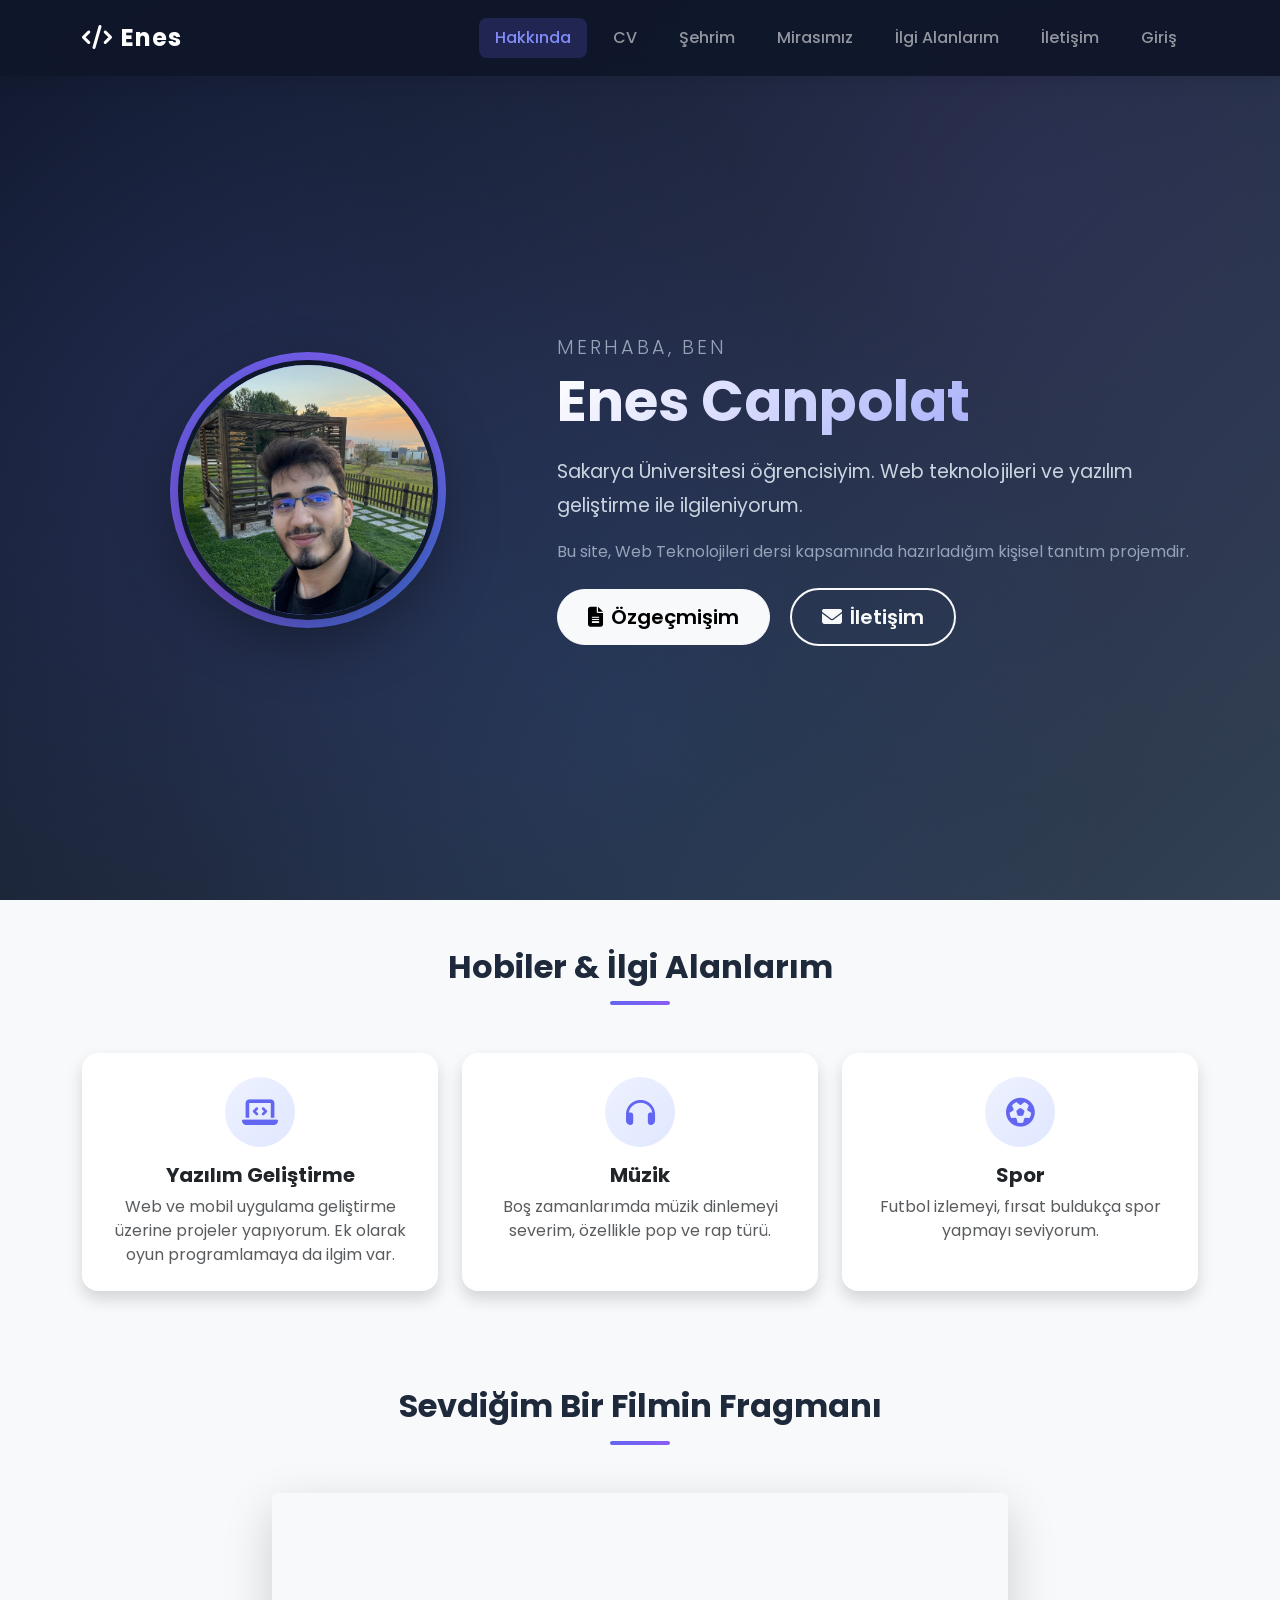
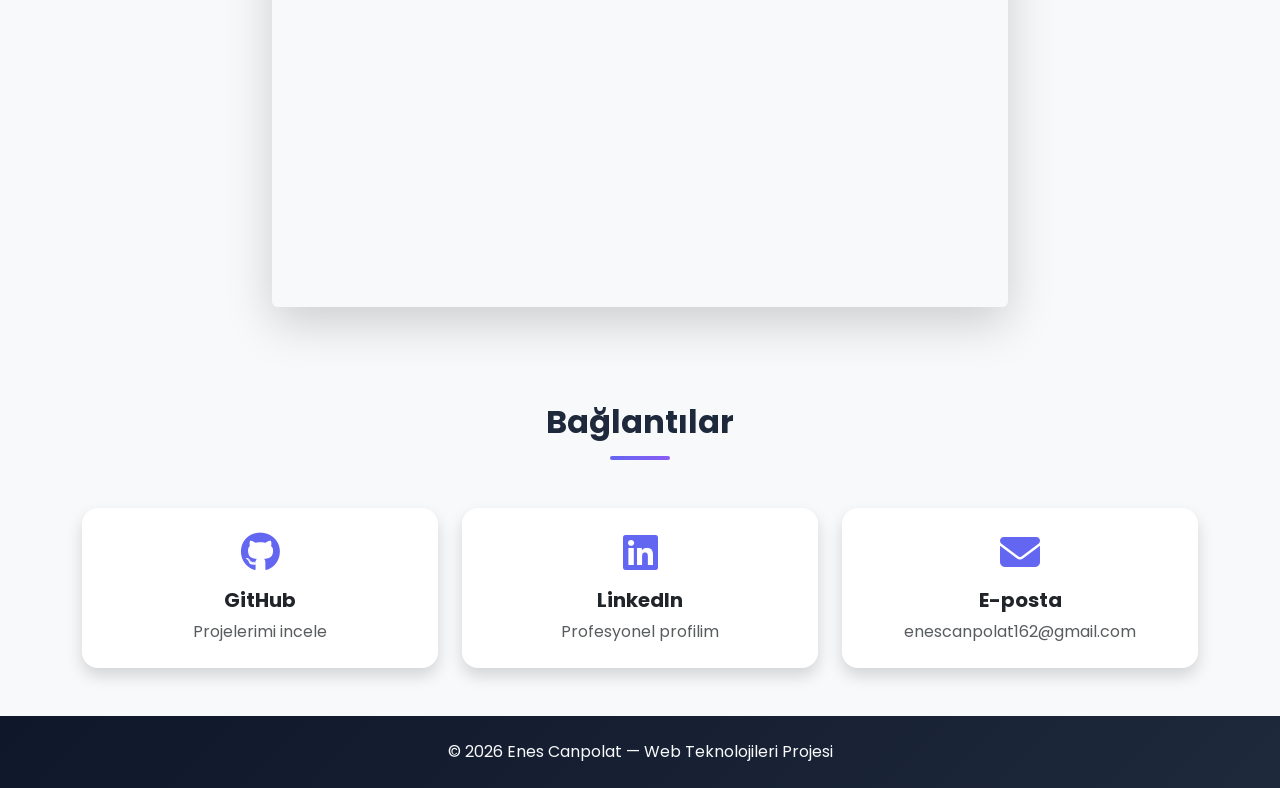
<file: index.html>
<!-- Ana Sayfa (Hakkında) - hero, hobiler, video ve sosyal medya bağlantıları -->
<!DOCTYPE html>
<html lang="tr">
<head>
    <meta charset="UTF-8">
    <meta name="viewport" content="width=device-width, initial-scale=1.0">
    <title>Hakkında - Enes Canpolat</title>
    <link href="https://cdn.jsdelivr.net/npm/bootstrap@5.3.2/dist/css/bootstrap.min.css" rel="stylesheet">
    <link rel="stylesheet" href="https://cdnjs.cloudflare.com/ajax/libs/font-awesome/6.5.1/css/all.min.css">
    <link rel="stylesheet" href="css/style.css">
</head>
<body>
    <!-- Navbar - fixed-top ile üste sabitli, mobilde hamburger menüye dönüyor -->
    <header>
        <nav class="navbar navbar-expand-lg navbar-dark fixed-top">
            <div class="container">
                <a class="navbar-brand fw-bold" href="index.html"><i class="fa-solid fa-code me-2"></i>Enes</a>
                <button class="navbar-toggler" type="button" data-bs-toggle="collapse" data-bs-target="#navMenu">
                    <span class="navbar-toggler-icon"></span>
                </button>
                <div class="collapse navbar-collapse" id="navMenu">
                    <ul class="navbar-nav ms-auto">
                        <li class="nav-item"><a class="nav-link active" href="index.html">Hakkında</a></li>
                        <li class="nav-item"><a class="nav-link" href="pages/cv.html">CV</a></li>
                        <li class="nav-item"><a class="nav-link" href="pages/sehrim.html">Şehrim</a></li>
                        <li class="nav-item"><a class="nav-link" href="pages/mirasimiz.html">Mirasımız</a></li>
                        <li class="nav-item"><a class="nav-link" href="pages/ilgi-alanlarim.html">İlgi Alanlarım</a></li>
                        <li class="nav-item"><a class="nav-link" href="pages/iletisim.html">İletişim</a></li>
                        <li class="nav-item"><a class="nav-link" href="pages/login.html">Giriş</a></li>
                    </ul>
                </div>
            </div>
        </nav>
    </header>

    <!-- Hero - profil fotoğrafı ve tanıtım -->
    <section class="hero-section d-flex align-items-center">
        <div class="container">
            <div class="row align-items-center">
                <div class="col-lg-5 text-center mb-4 mb-lg-0 fade-in">
                    <div class="profil-wrapper">
                        <img src="images/profil.jpg" alt="Enes Profil Fotoğrafı" class="profil-foto rounded-circle img-fluid">
                    </div>
                </div>
                <div class="col-lg-7 text-white fade-in">
                    <p class="hero-greeting">Merhaba, ben</p>
                    <h1 class="hero-name">Enes Canpolat</h1>
                    <p class="hero-desc">Sakarya Üniversitesi öğrencisiyim. Web teknolojileri ve yazılım geliştirme ile ilgileniyorum.</p>
                    <p class="hero-sub">Bu site, Web Teknolojileri dersi kapsamında hazırladığım kişisel tanıtım projemdir.</p>
                    <div class="hero-buttons mt-4">
                        <a href="pages/cv.html" class="btn btn-light btn-lg me-3"><i class="fa-solid fa-file-lines me-2"></i>Özgeçmişim</a>
                        <a href="pages/iletisim.html" class="btn btn-outline-light btn-lg"><i class="fa-solid fa-envelope me-2"></i>İletişim</a>
                    </div>
                </div>
            </div>
        </div>
    </section>

    <main>
        <!-- Hobiler - Bootstrap kartlarıyla 3 sütun -->
        <section class="py-5" id="hobiler">
            <div class="container">
                <div class="section-title text-center mb-5">
                    <h2>Hobiler & İlgi Alanlarım</h2>
                    <div class="title-line"></div>
                </div>
                <div class="row g-4">
                    <div class="col-md-4 fade-in">
                        <div class="card hobby-card h-100 border-0 shadow">
                            <div class="card-body text-center p-4">
                                <div class="hobby-icon mb-3">
                                    <i class="fa-solid fa-laptop-code"></i>
                                </div>
                                <h5 class="card-title fw-bold">Yazılım Geliştirme</h5>
                                <p class="card-text text-muted">Web ve mobil uygulama geliştirme üzerine projeler yapıyorum. Ek olarak oyun programlamaya da ilgim var.</p>
                            </div>
                        </div>
                    </div>
                    <div class="col-md-4 fade-in">
                        <div class="card hobby-card h-100 border-0 shadow">
                            <div class="card-body text-center p-4">
                                <div class="hobby-icon mb-3">
                                    <i class="fa-solid fa-headphones"></i>
                                </div>
                                <h5 class="card-title fw-bold">Müzik</h5>
                                <p class="card-text text-muted">Boş zamanlarımda müzik dinlemeyi severim, özellikle pop ve rap türü.</p>
                            </div>
                        </div>
                    </div>
                    <div class="col-md-4 fade-in">
                        <div class="card hobby-card h-100 border-0 shadow">
                            <div class="card-body text-center p-4">
                                <div class="hobby-icon mb-3">
                                    <i class="fa-solid fa-futbol"></i>
                                </div>
                                <h5 class="card-title fw-bold">Spor</h5>
                                <p class="card-text text-muted">Futbol izlemeyi, fırsat buldukça spor yapmayı seviyorum.</p>
                            </div>
                        </div>
                    </div>
                </div>
            </div>
        </section>

        <!-- YouTube video embed -->
        <section class="py-5 bg-light" id="video">
            <div class="container">
                <div class="section-title text-center mb-5">
                    <h2>Sevdiğim Bir Filmin Fragmanı</h2>
                    <div class="title-line"></div>
                </div>
                <div class="row justify-content-center fade-in">
                    <div class="col-lg-8">
                        <div class="video-wrapper shadow-lg rounded overflow-hidden">
                            <div class="ratio ratio-16x9">
                                <iframe width="560" height="315" src="https://www.youtube.com/embed/thT242tZRSI?si=E_KII9lAIjFQsdn5" title="YouTube video player" 
                                frameborder="0" allow="accelerometer; autoplay; clipboard-write; encrypted-media; gyroscope; picture-in-picture; web-share" 
                                referrerpolicy="strict-origin-when-cross-origin" allowfullscreen></iframe>
                            </div>
                        </div>
                    </div>
                </div>
            </div>
        </section>

        <!-- Sosyal medya bağlantıları -->
        <section class="py-5" id="baglantilar">
            <div class="container">
                <div class="section-title text-center mb-5">
                    <h2>Bağlantılar</h2>
                    <div class="title-line"></div>
                </div>
                <div class="row justify-content-center g-4">
                    <div class="col-md-4 fade-in">
                        <a href="https://github.com/enescanpolat16" target="_blank" class="link-card text-decoration-none">
                            <div class="card border-0 shadow text-center p-4 h-100">
                                <i class="fa-brands fa-github link-icon mb-3"></i>
                                <h5 class="fw-bold text-dark">GitHub</h5>
                                <p class="text-muted mb-0">Projelerimi incele</p>
                            </div>
                        </a>
                    </div>
                    <div class="col-md-4 fade-in">
                        <a href="https://www.linkedin.com/" target="_blank" class="link-card text-decoration-none">
                            <div class="card border-0 shadow text-center p-4 h-100">
                                <i class="fa-brands fa-linkedin link-icon mb-3"></i>
                                <h5 class="fw-bold text-dark">LinkedIn</h5>
                                <p class="text-muted mb-0">Profesyonel profilim</p>
                            </div>
                        </a>
                    </div>
                    <div class="col-md-4 fade-in">
                        <a href="mailto:enescanpolat162@gmail.com" class="link-card text-decoration-none">
                            <div class="card border-0 shadow text-center p-4 h-100">
                                <i class="fa-solid fa-envelope link-icon mb-3"></i>
                                <h5 class="fw-bold text-dark">E-posta</h5>
                                <p class="text-muted mb-0">enescanpolat162@gmail.com</p>
                            </div>
                        </a>
                    </div>
                </div>
            </div>
        </section>
    </main>

    <footer>
        <div class="container text-center py-4">
            <p class="mb-0 text-light">&copy; 2026 Enes Canpolat — Web Teknolojileri Projesi</p>
        </div>
    </footer>

    <script src="https://cdn.jsdelivr.net/npm/bootstrap@5.3.2/dist/js/bootstrap.bundle.min.js"></script>
    <script src="js/main.js"></script>
</body>
</html>
</file>
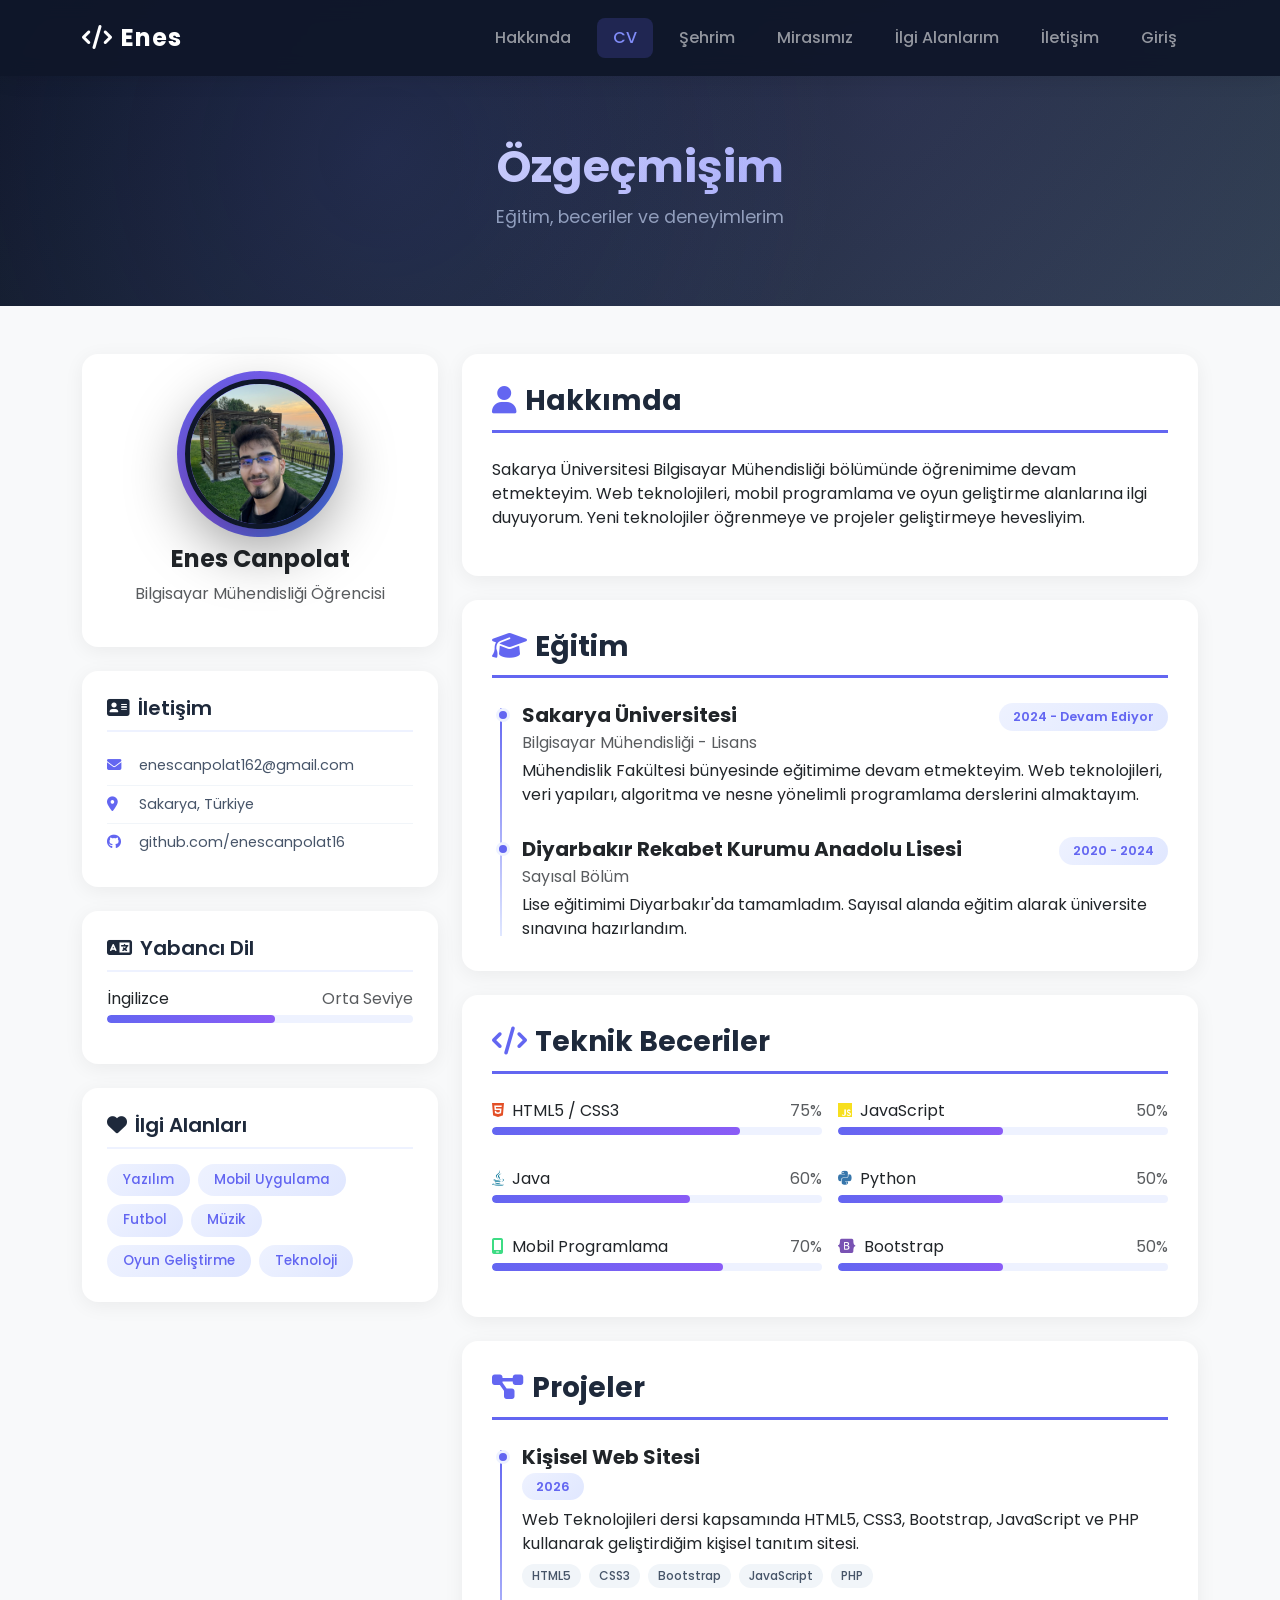
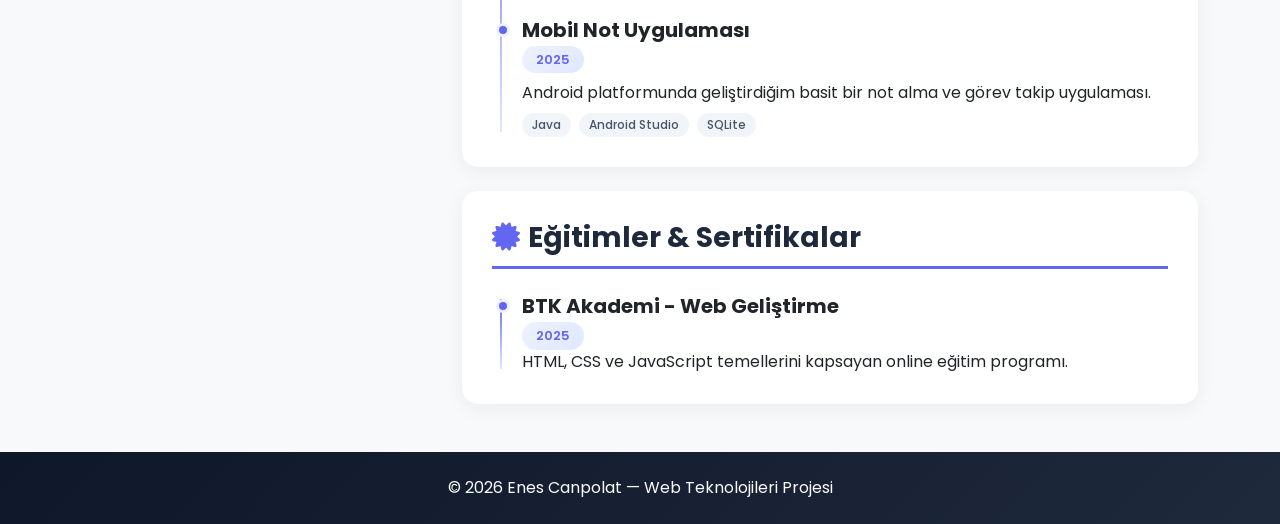
<file: pages/cv.html>
<!-- CV sayfası - semantic HTML etiketleriyle (header, section, article, aside) iki sütunlu düzen -->
<!DOCTYPE html>
<html lang="tr">
<head>
    <meta charset="UTF-8">
    <meta name="viewport" content="width=device-width, initial-scale=1.0">
    <title>Özgeçmiş - Enes Canpolat</title>
    <link href="https://cdn.jsdelivr.net/npm/bootstrap@5.3.2/dist/css/bootstrap.min.css" rel="stylesheet">
    <link rel="stylesheet" href="https://cdnjs.cloudflare.com/ajax/libs/font-awesome/6.5.1/css/all.min.css">
    <link rel="stylesheet" href="../css/style.css">
</head>
<body>
    <header>
        <nav class="navbar navbar-expand-lg navbar-dark fixed-top">
            <div class="container">
                <a class="navbar-brand fw-bold" href="../index.html"><i class="fa-solid fa-code me-2"></i>Enes</a>
                <button class="navbar-toggler" type="button" data-bs-toggle="collapse" data-bs-target="#navMenu">
                    <span class="navbar-toggler-icon"></span>
                </button>
                <div class="collapse navbar-collapse" id="navMenu">
                    <ul class="navbar-nav ms-auto">
                        <li class="nav-item"><a class="nav-link" href="../index.html">Hakkında</a></li>
                        <li class="nav-item"><a class="nav-link active" href="cv.html">CV</a></li>
                        <li class="nav-item"><a class="nav-link" href="sehrim.html">Şehrim</a></li>
                        <li class="nav-item"><a class="nav-link" href="mirasimiz.html">Mirasımız</a></li>
                        <li class="nav-item"><a class="nav-link" href="ilgi-alanlarim.html">İlgi Alanlarım</a></li>
                        <li class="nav-item"><a class="nav-link" href="iletisim.html">İletişim</a></li>
                        <li class="nav-item"><a class="nav-link" href="login.html">Giriş</a></li>
                    </ul>
                </div>
            </div>
        </nav>
    </header>

    <!-- Sayfa Başlığı -->
    <section class="page-header">
        <div class="container text-center">
            <h1 class="page-title">Özgeçmişim</h1>
            <p class="page-subtitle">Eğitim, beceriler ve deneyimlerim</p>
        </div>
    </section>

    <main class="container py-5">
        <div class="row">
            <!-- Sol Kolon - Kişisel Bilgiler -->
            <aside class="col-lg-4 mb-4">
                <div class="cv-sidebar">
                    <!-- Profil -->
                    <section class="cv-card mb-4 text-center fade-in">
                        <div class="profil-wrapper mx-auto mb-3" style="width: fit-content;">
                            <img src="../images/profil.jpg" alt="Enes Canpolat" class="profil-foto rounded-circle" style="width: 150px; height: 150px;">
                        </div>
                        <h4 class="fw-bold">Enes Canpolat</h4>
                        <p class="text-muted">Bilgisayar Mühendisliği Öğrencisi</p>
                    </section>

                    <!-- İletişim Bilgileri -->
                    <section class="cv-card mb-4 fade-in">
                        <h5 class="cv-card-title"><i class="fa-solid fa-address-card me-2"></i>İletişim</h5>
                        <ul class="cv-info-list">
                            <li><i class="fa-solid fa-envelope"></i> enescanpolat162@gmail.com</li>
                            <li><i class="fa-solid fa-location-dot"></i> Sakarya, Türkiye</li>
                            <li><i class="fa-brands fa-github"></i> github.com/enescanpolat16</li>
                        </ul>
                    </section>

                    <!-- Yabancı Dil -->
                    <section class="cv-card mb-4 fade-in">
                        <h5 class="cv-card-title"><i class="fa-solid fa-language me-2"></i>Yabancı Dil</h5>
                        <div class="skill-item mb-3">
                            <div class="d-flex justify-content-between mb-1">
                                <span>İngilizce</span>
                                <span class="text-muted">Orta Seviye</span>
                            </div>
                            <div class="progress" style="height: 8px;">
                                <div class="progress-bar bg-gradient-primary" style="width: 55%"></div>
                            </div>
                        </div>
                    </section>

                    <!-- İlgi Alanları -->
                    <section class="cv-card fade-in">
                        <h5 class="cv-card-title"><i class="fa-solid fa-heart me-2"></i>İlgi Alanları</h5>
                        <div class="cv-tags">
                            <span class="cv-tag">Yazılım</span>
                            <span class="cv-tag">Mobil Uygulama</span>
                            <span class="cv-tag">Futbol</span>
                            <span class="cv-tag">Müzik</span>
                            <span class="cv-tag">Oyun Geliştirme</span>
                            <span class="cv-tag">Teknoloji</span>
                        </div>
                    </section>
                </div>
            </aside>

            <!-- Sağ Kolon - Ana İçerik -->
            <div class="col-lg-8">
                <!-- Hakkımda -->
                <article class="cv-main-card mb-4 fade-in">
                    <h3 class="cv-section-title"><i class="fa-solid fa-user me-2"></i>Hakkımda</h3>
                    <p>Sakarya Üniversitesi Bilgisayar Mühendisliği bölümünde öğrenimime devam etmekteyim. Web teknolojileri, mobil programlama ve oyun geliştirme alanlarına ilgi duyuyorum. Yeni teknolojiler öğrenmeye ve projeler geliştirmeye hevesliyim.</p>
                </article>

                <!-- Eğitim -->
                <article class="cv-main-card mb-4 fade-in">
                    <h3 class="cv-section-title"><i class="fa-solid fa-graduation-cap me-2"></i>Eğitim</h3>

                    <div class="cv-timeline">
                        <div class="cv-timeline-item">
                            <div class="cv-timeline-dot"></div>
                            <div class="cv-timeline-content">
                                <div class="d-flex justify-content-between align-items-start flex-wrap">
                                    <h5 class="fw-bold mb-1">Sakarya Üniversitesi</h5>
                                    <span class="cv-badge">2024 - Devam Ediyor</span>
                                </div>
                                <p class="text-muted mb-1">Bilgisayar Mühendisliği - Lisans</p>
                                <p class="mb-0">Mühendislik Fakültesi bünyesinde eğitimime devam etmekteyim. Web teknolojileri, veri yapıları, algoritma ve nesne yönelimli programlama derslerini almaktayım.</p>
                            </div>
                        </div>

                        <div class="cv-timeline-item">
                            <div class="cv-timeline-dot"></div>
                            <div class="cv-timeline-content">
                                <div class="d-flex justify-content-between align-items-start flex-wrap">
                                    <h5 class="fw-bold mb-1">Diyarbakır Rekabet Kurumu Anadolu Lisesi</h5>
                                    <span class="cv-badge">2020 - 2024</span>
                                </div>
                                <p class="text-muted mb-1">Sayısal Bölüm</p>
                                <p class="mb-0">Lise eğitimimi Diyarbakır'da tamamladım. Sayısal alanda eğitim alarak üniversite sınavına hazırlandım.</p>
                            </div>
                        </div>
                    </div>
                </article>

                <!-- Teknik Beceriler -->
                <article class="cv-main-card mb-4 fade-in">
                    <h3 class="cv-section-title"><i class="fa-solid fa-code me-2"></i>Teknik Beceriler</h3>

                    <div class="row g-3">
                        <div class="col-md-6">
                            <div class="skill-item mb-3">
                                <div class="d-flex justify-content-between mb-1">
                                    <span><i class="fa-brands fa-html5 me-1" style="color:#e34f26;"></i> HTML5 / CSS3</span>
                                    <span class="text-muted">75%</span>
                                </div>
                                <div class="progress" style="height: 8px;">
                                    <div class="progress-bar bg-gradient-primary" style="width: 75%"></div>
                                </div>
                            </div>
                        </div>
                        <div class="col-md-6">
                            <div class="skill-item mb-3">
                                <div class="d-flex justify-content-between mb-1">
                                    <span><i class="fa-brands fa-js me-1" style="color:#f7df1e;"></i> JavaScript</span>
                                    <span class="text-muted">50%</span>
                                </div>
                                <div class="progress" style="height: 8px;">
                                    <div class="progress-bar bg-gradient-primary" style="width: 50%"></div>
                                </div>
                            </div>
                        </div>
                        <div class="col-md-6">
                            <div class="skill-item mb-3">
                                <div class="d-flex justify-content-between mb-1">
                                    <span><i class="fa-brands fa-java me-1" style="color:#007396;"></i> Java</span>
                                    <span class="text-muted">60%</span>
                                </div>
                                <div class="progress" style="height: 8px;">
                                    <div class="progress-bar bg-gradient-primary" style="width: 60%"></div>
                                </div>
                            </div>
                        </div>
                        <div class="col-md-6">
                            <div class="skill-item mb-3">
                                <div class="d-flex justify-content-between mb-1">
                                    <span><i class="fa-brands fa-python me-1" style="color:#3776ab;"></i> Python</span>
                                    <span class="text-muted">50%</span>
                                </div>
                                <div class="progress" style="height: 8px;">
                                    <div class="progress-bar bg-gradient-primary" style="width: 50%"></div>
                                </div>
                            </div>
                        </div>
                        <div class="col-md-6">
                            <div class="skill-item mb-3">
                                <div class="d-flex justify-content-between mb-1">
                                    <span><i class="fa-solid fa-mobile-screen me-1" style="color:#3ddc84;"></i> Mobil Programlama</span>
                                    <span class="text-muted">70%</span>
                                </div>
                                <div class="progress" style="height: 8px;">
                                    <div class="progress-bar bg-gradient-primary" style="width: 70%"></div>
                                </div>
                            </div>
                        </div>
                        <div class="col-md-6">
                            <div class="skill-item mb-3">
                                <div class="d-flex justify-content-between mb-1">
                                    <span><i class="fa-brands fa-bootstrap me-1" style="color:#7952b3;"></i> Bootstrap</span>
                                    <span class="text-muted">50%</span>
                                </div>
                                <div class="progress" style="height: 8px;">
                                    <div class="progress-bar bg-gradient-primary" style="width: 50%"></div>
                                </div>
                            </div>
                        </div>
                    </div>
                </article>

                <!-- Projeler -->
                <article class="cv-main-card mb-4 fade-in">
                    <h3 class="cv-section-title"><i class="fa-solid fa-diagram-project me-2"></i>Projeler</h3>

                    <div class="cv-timeline">
                        <div class="cv-timeline-item">
                            <div class="cv-timeline-dot"></div>
                            <div class="cv-timeline-content">
                                <h5 class="fw-bold mb-1">Kişisel Web Sitesi</h5>
                                <span class="cv-badge mb-2">2026</span>
                                <p class="mb-1">Web Teknolojileri dersi kapsamında HTML5, CSS3, Bootstrap, JavaScript ve PHP kullanarak geliştirdiğim kişisel tanıtım sitesi.</p>
                                <div class="cv-tags mt-2">
                                    <span class="cv-tag-sm">HTML5</span>
                                    <span class="cv-tag-sm">CSS3</span>
                                    <span class="cv-tag-sm">Bootstrap</span>
                                    <span class="cv-tag-sm">JavaScript</span>
                                    <span class="cv-tag-sm">PHP</span>
                                </div>
                            </div>
                        </div>

                        <div class="cv-timeline-item">
                            <div class="cv-timeline-dot"></div>
                            <div class="cv-timeline-content">
                                <h5 class="fw-bold mb-1">Mobil Not Uygulaması</h5>
                                <span class="cv-badge mb-2">2025</span>
                                <p class="mb-1">Android platformunda geliştirdiğim basit bir not alma ve görev takip uygulaması.</p>
                                <div class="cv-tags mt-2">
                                    <span class="cv-tag-sm">Java</span>
                                    <span class="cv-tag-sm">Android Studio</span>
                                    <span class="cv-tag-sm">SQLite</span>
                                </div>
                            </div>
                        </div>
                    </div>
                </article>

                <!-- Sertifikalar -->
                <article class="cv-main-card fade-in">
                    <h3 class="cv-section-title"><i class="fa-solid fa-certificate me-2"></i>Eğitimler & Sertifikalar</h3>
                    <div class="cv-timeline">
                        <div class="cv-timeline-item">
                            <div class="cv-timeline-dot"></div>
                            <div class="cv-timeline-content">
                                <h5 class="fw-bold mb-1">BTK Akademi - Web Geliştirme</h5>
                                <span class="cv-badge">2025</span>
                                <p class="mb-0">HTML, CSS ve JavaScript temellerini kapsayan online eğitim programı.</p>
                            </div>
                        </div>
                    </div>
                </article>
            </div>
        </div>
    </main>

    <footer>
        <div class="container text-center py-4">
            <p class="mb-0 text-light">&copy; 2026 Enes Canpolat — Web Teknolojileri Projesi</p>
        </div>
    </footer>

    <script src="https://cdn.jsdelivr.net/npm/bootstrap@5.3.2/dist/js/bootstrap.bundle.min.js"></script>
    <script src="../js/main.js"></script>
</body>
</html>
</file>
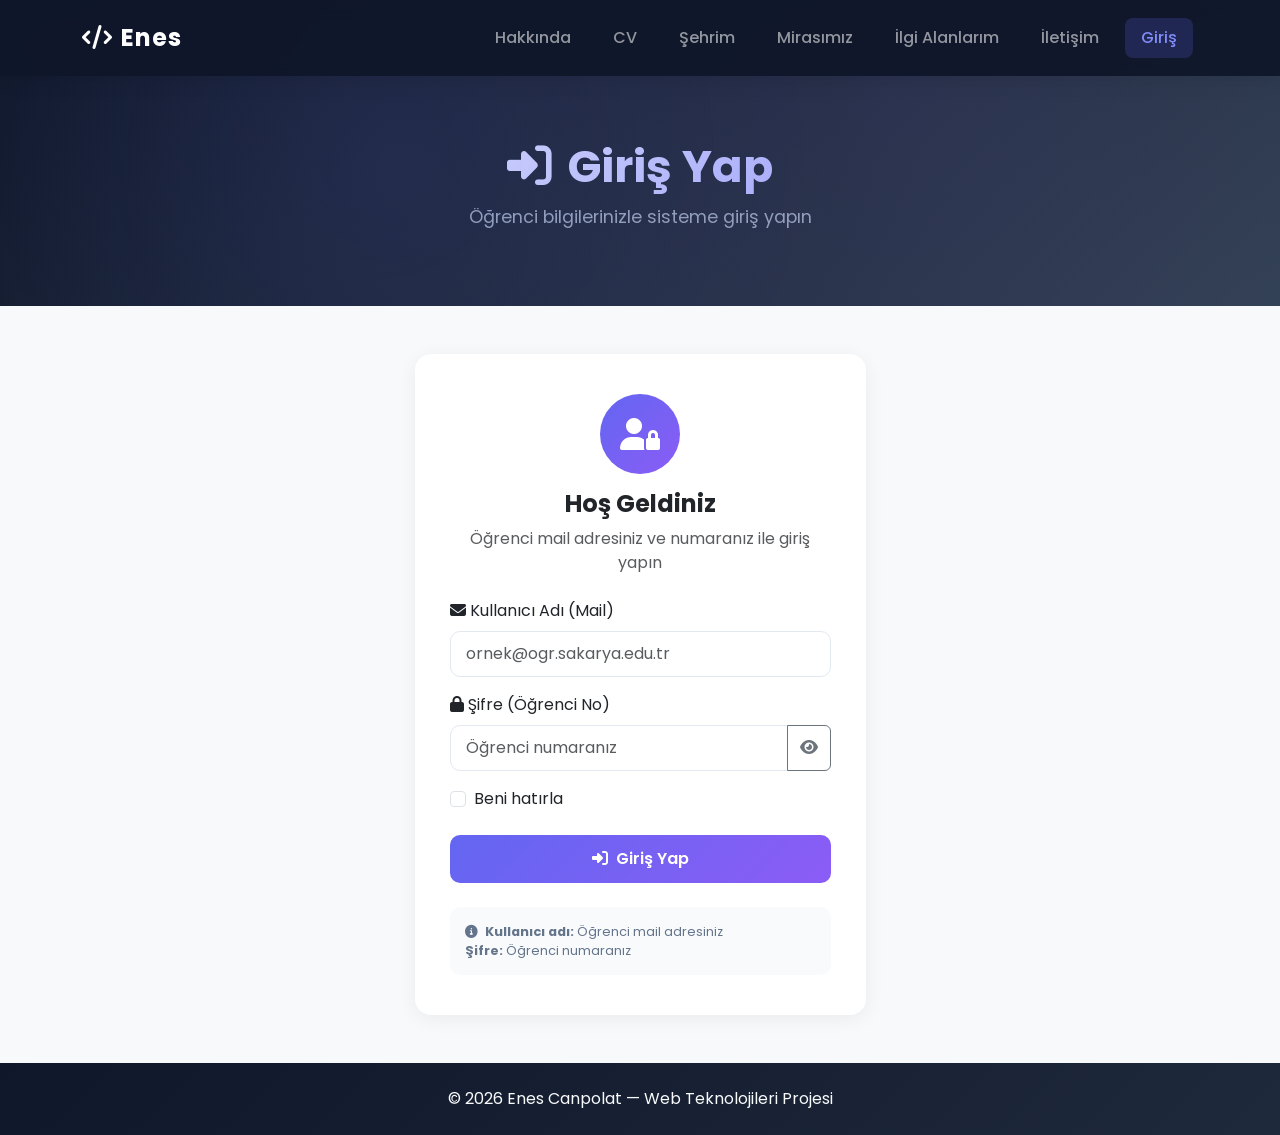
<file: pages/login.html>
<!-- Login sayfası - JS ile form doğrulama, PHP'ye POST ile giriş kontrolü -->
<!DOCTYPE html>
<html lang="tr">
<head>
    <meta charset="UTF-8">
    <meta name="viewport" content="width=device-width, initial-scale=1.0">
    <title>Giriş - Enes Canpolat</title>
    <link href="https://cdn.jsdelivr.net/npm/bootstrap@5.3.2/dist/css/bootstrap.min.css" rel="stylesheet">
    <link rel="stylesheet" href="https://cdnjs.cloudflare.com/ajax/libs/font-awesome/6.5.1/css/all.min.css">
    <link rel="stylesheet" href="../css/style.css">
</head>
<body>
    <header>
        <nav class="navbar navbar-expand-lg navbar-dark fixed-top">
            <div class="container">
                <a class="navbar-brand fw-bold" href="../index.html"><i class="fa-solid fa-code me-2"></i>Enes</a>
                <button class="navbar-toggler" type="button" data-bs-toggle="collapse" data-bs-target="#navMenu">
                    <span class="navbar-toggler-icon"></span>
                </button>
                <div class="collapse navbar-collapse" id="navMenu">
                    <ul class="navbar-nav ms-auto">
                        <li class="nav-item"><a class="nav-link" href="../index.html">Hakkında</a></li>
                        <li class="nav-item"><a class="nav-link" href="cv.html">CV</a></li>
                        <li class="nav-item"><a class="nav-link" href="sehrim.html">Şehrim</a></li>
                        <li class="nav-item"><a class="nav-link" href="mirasimiz.html">Mirasımız</a></li>
                        <li class="nav-item"><a class="nav-link" href="ilgi-alanlarim.html">İlgi Alanlarım</a></li>
                        <li class="nav-item"><a class="nav-link" href="iletisim.html">İletişim</a></li>
                        <li class="nav-item"><a class="nav-link active" href="login.html">Giriş</a></li>
                    </ul>
                </div>
            </div>
        </nav>
    </header>

    <!-- Sayfa Başlığı -->
    <section class="page-header">
        <div class="container text-center">
            <h1 class="page-title"><i class="fa-solid fa-right-to-bracket me-3"></i>Giriş Yap</h1>
            <p class="page-subtitle">Öğrenci bilgilerinizle sisteme giriş yapın</p>
        </div>
    </section>

    <main class="container py-5">
        <div class="row justify-content-center">
            <div class="col-md-6 col-lg-5">
                <div class="login-card fade-in">

                    <!-- Login ikonu -->
                    <div class="login-icon-wrap text-center mb-4">
                        <div class="login-icon">
                            <i class="fa-solid fa-user-lock"></i>
                        </div>
                        <h4 class="fw-bold mt-3">Hoş Geldiniz</h4>
                        <p class="text-muted">Öğrenci mail adresiniz ve numaranız ile giriş yapın</p>
                    </div>

                    <!-- Hata mesajı alanı (PHP'den yönlendirme ile gelirse gösterilir) -->
                    <div class="d-none" id="loginHataBanner"></div>

                    <!-- Login Formu -->
                    <!-- action: login.php'ye POST ile gönderilecek -->
                    <form id="loginForm" action="../php/login.php" method="POST" novalidate>

                        <!-- Kullanıcı Adı (Öğrenci Mail) -->
                        <div class="mb-3">
                            <label for="kullaniciAdi" class="form-label">
                                <i class="fa-solid fa-envelope me-1"></i>Kullanıcı Adı (Mail)
                            </label>
                            <input type="email" class="form-control form-input" id="kullaniciAdi" name="kullaniciAdi"
                                   placeholder="ornek@ogr.sakarya.edu.tr">
                            <div class="hata-mesaji" id="hataKullanici"></div>
                        </div>

                        <!-- Şifre (Öğrenci Numarası) -->
                        <div class="mb-3">
                            <label for="sifre" class="form-label">
                                <i class="fa-solid fa-lock me-1"></i>Şifre (Öğrenci No)
                            </label>
                            <div class="input-group">
                                <input type="password" class="form-control form-input" id="sifre" name="sifre"
                                       placeholder="Öğrenci numaranız">
                                <!-- Şifreyi göster/gizle butonu -->
                                <button class="btn btn-outline-secondary" type="button" id="sifreToggle" onclick="sifreGosterGizle()">
                                    <i class="fa-solid fa-eye" id="sifreIcon"></i>
                                </button>
                            </div>
                            <div class="hata-mesaji" id="hataSifre"></div>
                        </div>

                        <!-- Beni Hatırla -->
                        <div class="mb-4">
                            <div class="form-check">
                                <input class="form-check-input" type="checkbox" id="beniHatirla" name="beniHatirla">
                                <label class="form-check-label" for="beniHatirla">Beni hatırla</label>
                            </div>
                        </div>

                        <!-- Giriş Butonu -->
                        <button type="button" class="btn btn-login w-100" onclick="loginValidation()">
                            <i class="fa-solid fa-right-to-bracket me-2"></i>Giriş Yap
                        </button>

                        <!-- Sonuç mesajı -->
                        <div class="mt-3 d-none" id="loginSonuc"></div>

                    </form>

                    <!-- Bilgilendirme -->
                    <div class="login-bilgi mt-4">
                        <p><i class="fa-solid fa-circle-info me-1"></i>
                            <strong>Kullanıcı adı:</strong> Öğrenci mail adresiniz<br>
                            <strong>Şifre:</strong> Öğrenci numaranız
                        </p>
                    </div>

                </div>
            </div>
        </div>
    </main>

    <footer>
        <div class="container text-center py-4">
            <p class="mb-0 text-light">&copy; 2026 Enes Canpolat — Web Teknolojileri Projesi</p>
        </div>
    </footer>

    <script src="https://cdn.jsdelivr.net/npm/bootstrap@5.3.2/dist/js/bootstrap.bundle.min.js"></script>
    <script src="../js/main.js"></script>

    <script>
        // =============================================
        // LOGIN FORM DOĞRULAMA (JavaScript)
        // Girilen bilgilerin boş olup olmadığını ve
        // mail formatının doğru olup olmadığını kontrol eder.
        // Asıl şifre kontrolü PHP tarafında yapılır.
        // =============================================

        function loginValidation() {
            // Önceki hataları temizle
            loginTemizle();
            var hataSayisi = 0;

            // --- Kullanıcı adı (mail) kontrolü ---
            var kullaniciAdi = document.getElementById('kullaniciAdi').value.trim();

            // Boş mu kontrol et
            if (kullaniciAdi === '') {
                loginHata('hataKullanici', 'kullaniciAdi', 'Kullanıcı adı boş bırakılamaz.');
                hataSayisi++;
            } else {
                // Mail formatı kontrolü - @ işareti ve . içermeli
                var mailRegex = /^[^\s@]+@[^\s@]+\.[^\s@]+$/;
                if (!mailRegex.test(kullaniciAdi)) {
                    loginHata('hataKullanici', 'kullaniciAdi', 'Geçerli bir e-posta adresi giriniz.');
                    hataSayisi++;
                }
            }

            // --- Şifre kontrolü ---
            var sifre = document.getElementById('sifre').value.trim();

            // Boş mu kontrol et
            if (sifre === '') {
                loginHata('hataSifre', 'sifre', 'Şifre alanı boş bırakılamaz.');
                hataSayisi++;
            }

            // --- Sonucu göster ---
            var sonucDiv = document.getElementById('loginSonuc');
            sonucDiv.classList.remove('d-none');

            if (hataSayisi === 0) {
                // Hata yoksa formu PHP'ye gönder
                sonucDiv.className = 'mt-3 alert alert-info';
                sonucDiv.innerHTML = '<i class="fa-solid fa-spinner fa-spin me-2"></i>Giriş yapılıyor...';

                // 1 saniye bekleyip formu gönder (kullanıcı mesajı görsün)
                setTimeout(function() {
                    document.getElementById('loginForm').submit();
                }, 1000);
            } else {
                // Hata varsa uyar
                sonucDiv.className = 'mt-3 alert alert-danger';
                sonucDiv.innerHTML = '<i class="fa-solid fa-circle-xmark me-2"></i>Lütfen tüm alanları doğru şekilde doldurun.';
            }
        }

        // Belirli bir input için hata mesajı göster
        function loginHata(hataDivId, inputId, mesaj) {
            var hataDiv = document.getElementById(hataDivId);
            hataDiv.textContent = mesaj;
            hataDiv.style.display = 'block';
            if (inputId) {
                document.getElementById(inputId).classList.add('is-invalid');
            }
        }

        // Tüm hata mesajlarını temizle
        function loginTemizle() {
            var hatalar = document.querySelectorAll('.hata-mesaji');
            hatalar.forEach(function(el) {
                el.textContent = '';
                el.style.display = 'none';
            });

            var invalidler = document.querySelectorAll('.is-invalid');
            invalidler.forEach(function(el) {
                el.classList.remove('is-invalid');
            });

            document.getElementById('loginSonuc').classList.add('d-none');
        }

        // Şifreyi göster/gizle
        function sifreGosterGizle() {
            var sifreInput = document.getElementById('sifre');
            var sifreIcon = document.getElementById('sifreIcon');

            // Şifre tipi password ise text yap, text ise password yap
            if (sifreInput.type === 'password') {
                sifreInput.type = 'text';
                sifreIcon.classList.remove('fa-eye');
                sifreIcon.classList.add('fa-eye-slash');
            } else {
                sifreInput.type = 'password';
                sifreIcon.classList.remove('fa-eye-slash');
                sifreIcon.classList.add('fa-eye');
            }
        }

        // Sayfaya hata parametresi ile dönüldüyse hata göster
        // login.php başarısız girişte ?hata=1 ile yönlendirir
        window.addEventListener('DOMContentLoaded', function() {
            var urlParams = new URLSearchParams(window.location.search);
            if (urlParams.get('hata') === '1') {
                var banner = document.getElementById('loginHataBanner');
                banner.className = 'alert alert-danger mb-3';
                banner.innerHTML = '<i class="fa-solid fa-circle-xmark me-2"></i>Kullanıcı adı veya şifre hatalı! Lütfen tekrar deneyin.';
            }
        });
    </script>
</body>
</html>
</file>
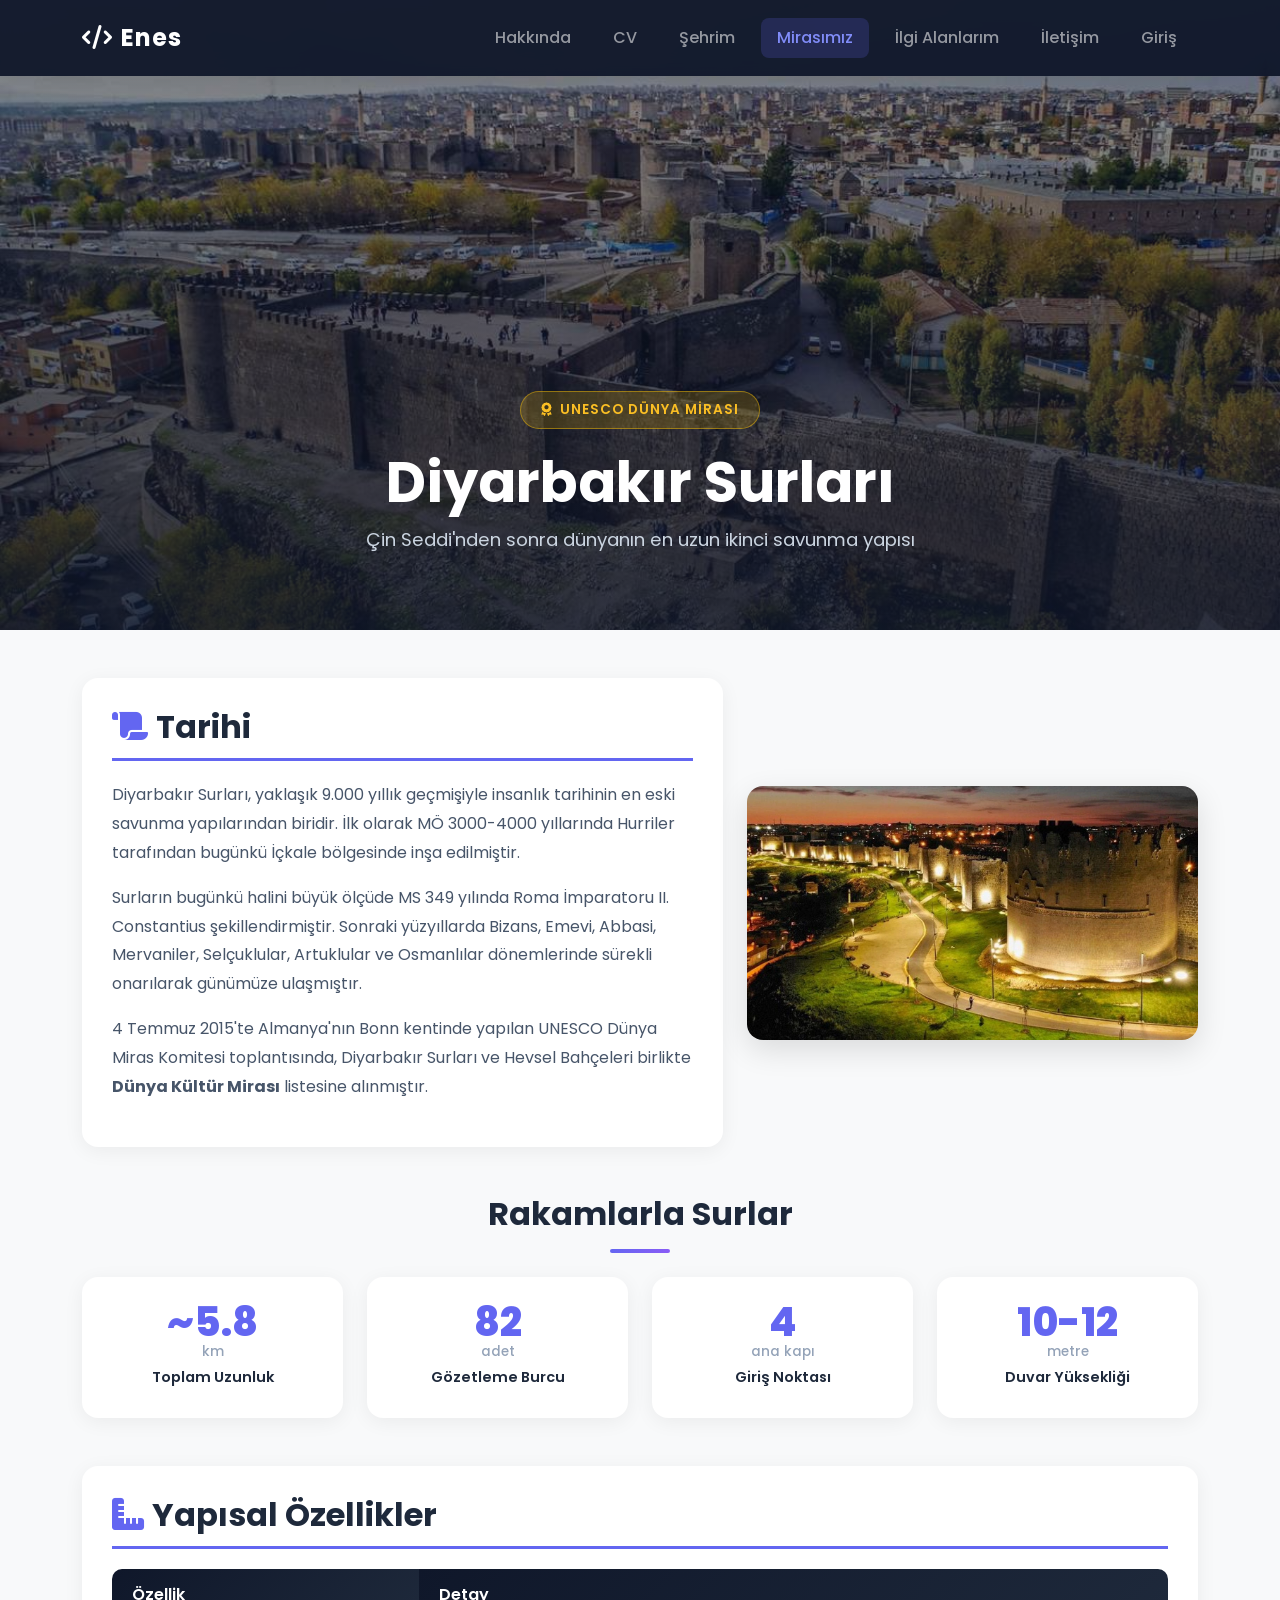
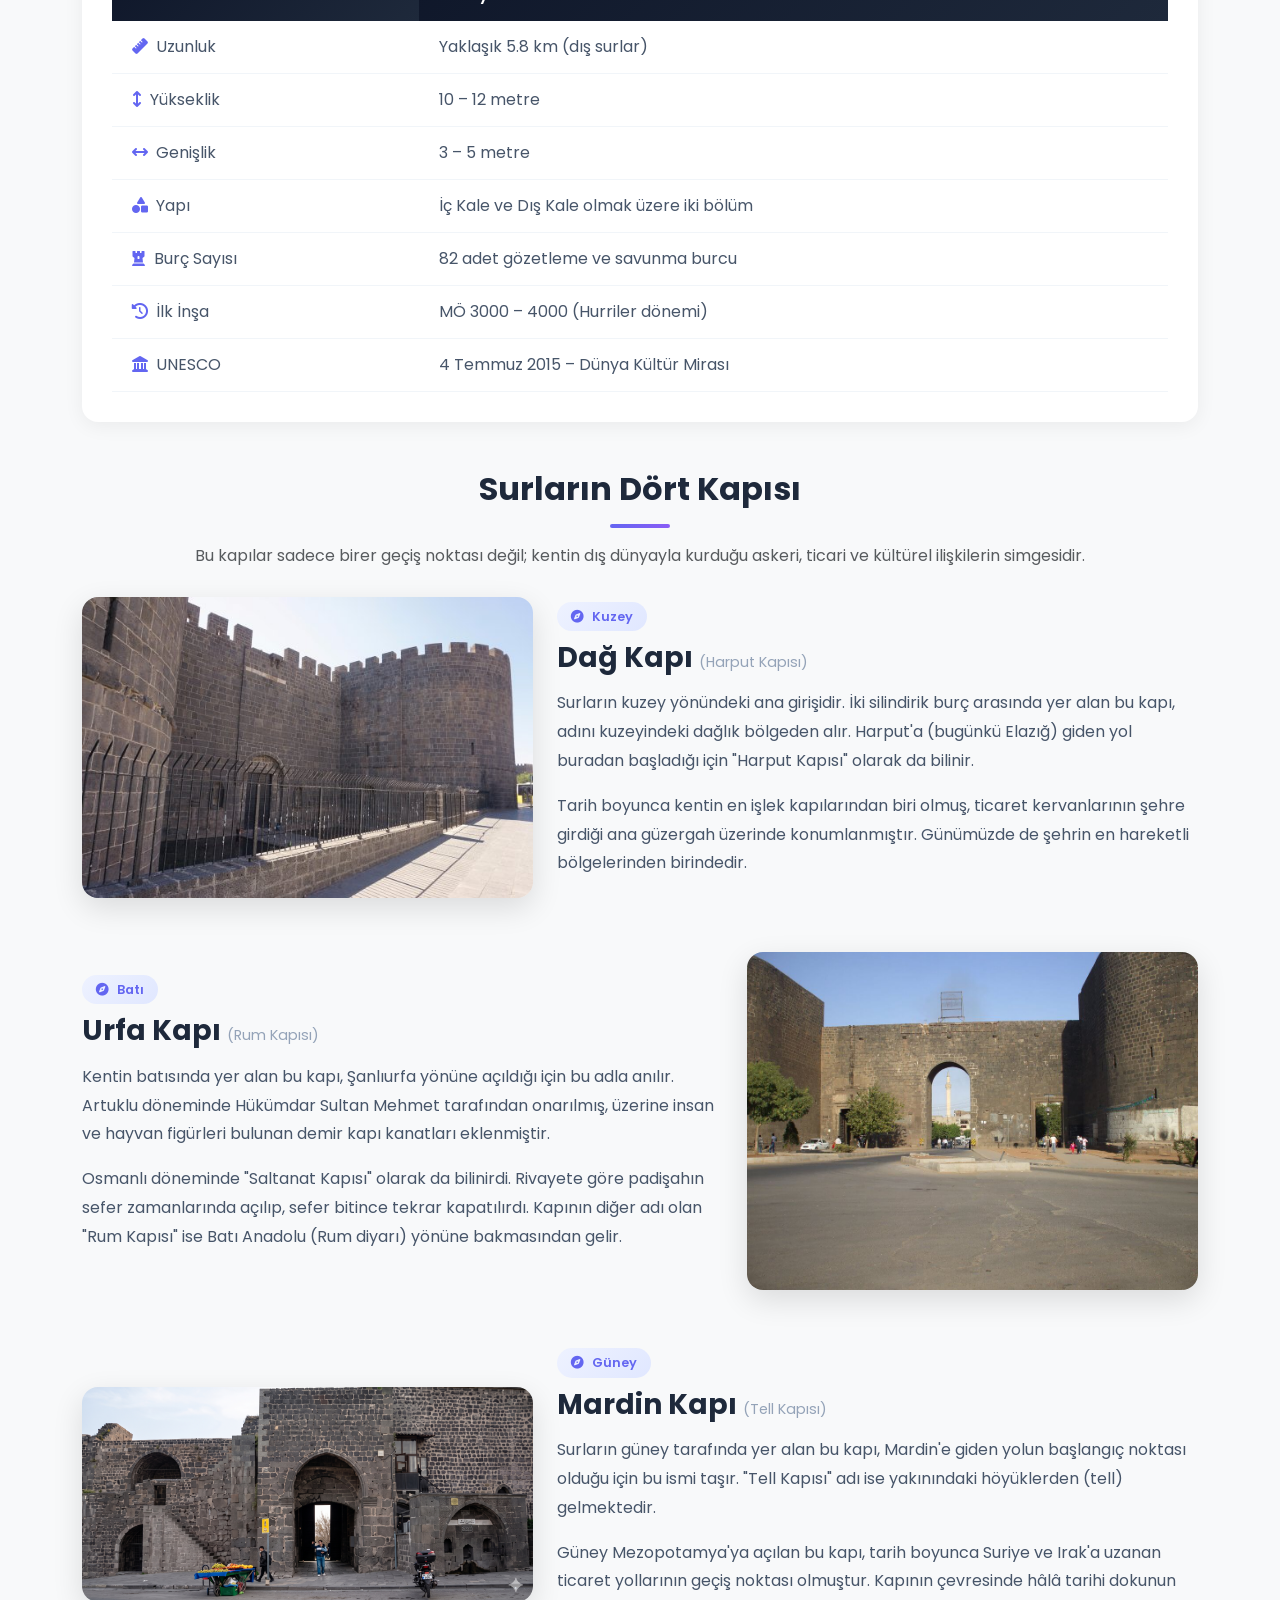
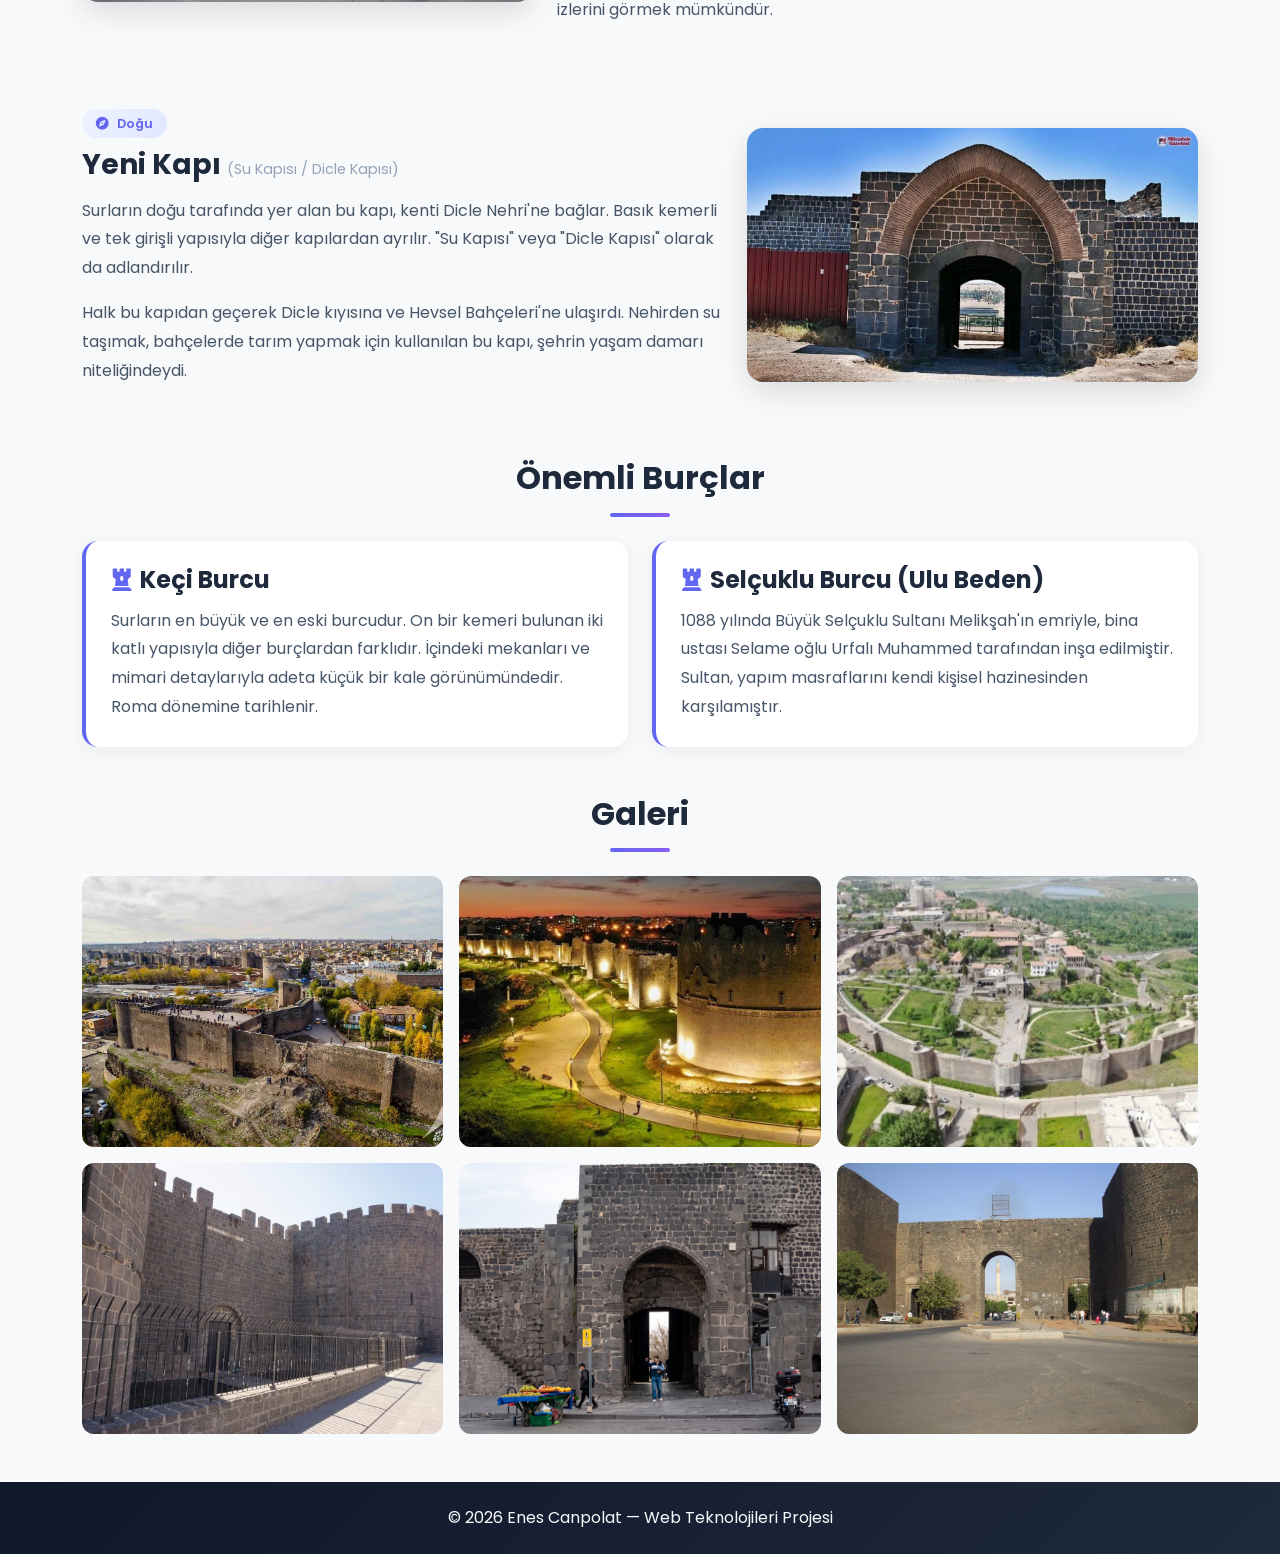
<file: pages/mirasimiz.html>
<!-- Mirasımız sayfası - Diyarbakır Surları tanıtımı ve lightbox galerisi -->
<!DOCTYPE html>
<html lang="tr">
<head>
    <meta charset="UTF-8">
    <meta name="viewport" content="width=device-width, initial-scale=1.0">
    <title>Mirasımız - Diyarbakır Surları</title>
    <link href="https://cdn.jsdelivr.net/npm/bootstrap@5.3.2/dist/css/bootstrap.min.css" rel="stylesheet">
    <link rel="stylesheet" href="https://cdnjs.cloudflare.com/ajax/libs/font-awesome/6.5.1/css/all.min.css">
    <link rel="stylesheet" href="../css/style.css">
</head>
<body>
    <header>
        <nav class="navbar navbar-expand-lg navbar-dark fixed-top">
            <div class="container">
                <a class="navbar-brand fw-bold" href="../index.html"><i class="fa-solid fa-code me-2"></i>Enes</a>
                <button class="navbar-toggler" type="button" data-bs-toggle="collapse" data-bs-target="#navMenu">
                    <span class="navbar-toggler-icon"></span>
                </button>
                <div class="collapse navbar-collapse" id="navMenu">
                    <ul class="navbar-nav ms-auto">
                        <li class="nav-item"><a class="nav-link" href="../index.html">Hakkında</a></li>
                        <li class="nav-item"><a class="nav-link" href="cv.html">CV</a></li>
                        <li class="nav-item"><a class="nav-link" href="sehrim.html">Şehrim</a></li>
                        <li class="nav-item"><a class="nav-link active" href="mirasimiz.html">Mirasımız</a></li>
                        <li class="nav-item"><a class="nav-link" href="ilgi-alanlarim.html">İlgi Alanlarım</a></li>
                        <li class="nav-item"><a class="nav-link" href="iletisim.html">İletişim</a></li>
                        <li class="nav-item"><a class="nav-link" href="login.html">Giriş</a></li>
                    </ul>
                </div>
            </div>
        </nav>
    </header>

    <!-- Hero Banner -->
    <section class="miras-hero">
        <img src="../images/mirasımız/surlar1.jpg" alt="Diyarbakır Surları Panorama" class="miras-hero-img">
        <div class="miras-hero-overlay">
            <div class="container text-center">
                <span class="miras-unesco-badge"><i class="fa-solid fa-award me-2"></i>UNESCO Dünya Mirası</span>
                <h1 class="miras-hero-title">Diyarbakır Surları</h1>
                <p class="miras-hero-sub">Çin Seddi'nden sonra dünyanın en uzun ikinci savunma yapısı</p>
            </div>
        </div>
    </section>

    <main class="container py-5">

        <!-- Tanıtım -->
        <section class="row align-items-center mb-5">
            <div class="col-lg-7 fade-in">
                <div class="miras-card">
                    <h2 class="miras-baslik"><i class="fa-solid fa-scroll me-2"></i>Tarihi</h2>
                    <p>Diyarbakır Surları, yaklaşık 9.000 yıllık geçmişiyle insanlık tarihinin en eski savunma yapılarından biridir. İlk olarak MÖ 3000-4000 yıllarında Hurriler tarafından bugünkü İçkale bölgesinde inşa edilmiştir.</p>
                    <p>Surların bugünkü halini büyük ölçüde MS 349 yılında Roma İmparatoru II. Constantius şekillendirmiştir. Sonraki yüzyıllarda Bizans, Emevi, Abbasi, Mervaniler, Selçuklular, Artuklular ve Osmanlılar dönemlerinde sürekli onarılarak günümüze ulaşmıştır.</p>
                    <p>4 Temmuz 2015'te Almanya'nın Bonn kentinde yapılan UNESCO Dünya Miras Komitesi toplantısında, Diyarbakır Surları ve Hevsel Bahçeleri birlikte <strong>Dünya Kültür Mirası</strong> listesine alınmıştır.</p>
                </div>
            </div>
            <div class="col-lg-5 fade-in">
                <div class="miras-gorsel-card">
                    <img src="../images/mirasımız/surlar2.jpg" alt="Diyarbakır Surları Yakın" class="miras-gorsel">
                </div>
            </div>
        </section>

        <!-- Rakamlarla Surlar -->
        <section class="mb-5 fade-in">
            <div class="section-title text-center mb-4">
                <h2>Rakamlarla Surlar</h2>
                <div class="title-line"></div>
            </div>
            <div class="row g-4">
                <div class="col-md-3 col-6">
                    <div class="rakam-card text-center">
                        <div class="rakam-sayi">~5.8</div>
                        <div class="rakam-birim">km</div>
                        <div class="rakam-aciklama">Toplam Uzunluk</div>
                    </div>
                </div>
                <div class="col-md-3 col-6">
                    <div class="rakam-card text-center">
                        <div class="rakam-sayi">82</div>
                        <div class="rakam-birim">adet</div>
                        <div class="rakam-aciklama">Gözetleme Burcu</div>
                    </div>
                </div>
                <div class="col-md-3 col-6">
                    <div class="rakam-card text-center">
                        <div class="rakam-sayi">4</div>
                        <div class="rakam-birim">ana kapı</div>
                        <div class="rakam-aciklama">Giriş Noktası</div>
                    </div>
                </div>
                <div class="col-md-3 col-6">
                    <div class="rakam-card text-center">
                        <div class="rakam-sayi">10-12</div>
                        <div class="rakam-birim">metre</div>
                        <div class="rakam-aciklama">Duvar Yüksekliği</div>
                    </div>
                </div>
            </div>
        </section>

        <!-- Yapısal Özellikler Tablosu -->
        <section class="mb-5 fade-in">
            <div class="miras-card">
                <h2 class="miras-baslik"><i class="fa-solid fa-ruler-combined me-2"></i>Yapısal Özellikler</h2>
                <div class="table-responsive">
                    <table class="table miras-tablo">
                        <thead>
                            <tr>
                                <th>Özellik</th>
                                <th>Detay</th>
                            </tr>
                        </thead>
                        <tbody>
                            <tr>
                                <td><i class="fa-solid fa-ruler me-2 text-primary"></i>Uzunluk</td>
                                <td>Yaklaşık 5.8 km (dış surlar)</td>
                            </tr>
                            <tr>
                                <td><i class="fa-solid fa-arrows-up-down me-2 text-primary"></i>Yükseklik</td>
                                <td>10 – 12 metre</td>
                            </tr>
                            <tr>
                                <td><i class="fa-solid fa-arrows-left-right me-2 text-primary"></i>Genişlik</td>
                                <td>3 – 5 metre</td>
                            </tr>
                            <tr>
                                <td><i class="fa-solid fa-shapes me-2 text-primary"></i>Yapı</td>
                                <td>İç Kale ve Dış Kale olmak üzere iki bölüm</td>
                            </tr>
                            <tr>
                                <td><i class="fa-solid fa-chess-rook me-2 text-primary"></i>Burç Sayısı</td>
                                <td>82 adet gözetleme ve savunma burcu</td>
                            </tr>
                            <tr>
                                <td><i class="fa-solid fa-clock-rotate-left me-2 text-primary"></i>İlk İnşa</td>
                                <td>MÖ 3000 – 4000 (Hurriler dönemi)</td>
                            </tr>
                            <tr>
                                <td><i class="fa-solid fa-landmark me-2 text-primary"></i>UNESCO</td>
                                <td>4 Temmuz 2015 – Dünya Kültür Mirası</td>
                            </tr>
                        </tbody>
                    </table>
                </div>
            </div>
        </section>

        <!-- Dört Kapı -->
        <section class="mb-5">
            <div class="section-title text-center mb-4">
                <h2>Surların Dört Kapısı</h2>
                <div class="title-line"></div>
                <p class="text-muted mt-3">Bu kapılar sadece birer geçiş noktası değil; kentin dış dünyayla kurduğu askeri, ticari ve kültürel ilişkilerin simgesidir.</p>
            </div>

            <!-- Dağ Kapı -->
            <div class="row align-items-center mb-5 fade-in">
                <div class="col-lg-5">
                    <div class="miras-gorsel-card">
                        <img src="../images/mirasımız/surlarDagKapı.jpg" alt="Dağ Kapı" class="miras-gorsel">
                    </div>
                </div>
                <div class="col-lg-7">
                    <div class="kapi-card">
                        <div class="kapi-yon"><i class="fa-solid fa-compass me-2"></i>Kuzey</div>
                        <h3 class="kapi-isim">Dağ Kapı <span class="kapi-diger">(Harput Kapısı)</span></h3>
                        <p>Surların kuzey yönündeki ana girişidir. İki silindirik burç arasında yer alan bu kapı, adını kuzeyindeki dağlık bölgeden alır. Harput'a (bugünkü Elazığ) giden yol buradan başladığı için "Harput Kapısı" olarak da bilinir.</p>
                        <p>Tarih boyunca kentin en işlek kapılarından biri olmuş, ticaret kervanlarının şehre girdiği ana güzergah üzerinde konumlanmıştır. Günümüzde de şehrin en hareketli bölgelerinden birindedir.</p>
                    </div>
                </div>
            </div>

            <!-- Urfa Kapı -->
            <div class="row align-items-center mb-5 flex-lg-row-reverse fade-in">
                <div class="col-lg-5">
                    <div class="miras-gorsel-card">
                        <img src="../images/mirasımız/surlarUrfaKapı.jpg" alt="Urfa Kapı" class="miras-gorsel">
                    </div>
                </div>
                <div class="col-lg-7">
                    <div class="kapi-card">
                        <div class="kapi-yon"><i class="fa-solid fa-compass me-2"></i>Batı</div>
                        <h3 class="kapi-isim">Urfa Kapı <span class="kapi-diger">(Rum Kapısı)</span></h3>
                        <p>Kentin batısında yer alan bu kapı, Şanlıurfa yönüne açıldığı için bu adla anılır. Artuklu döneminde Hükümdar Sultan Mehmet tarafından onarılmış, üzerine insan ve hayvan figürleri bulunan demir kapı kanatları eklenmiştir.</p>
                        <p>Osmanlı döneminde "Saltanat Kapısı" olarak da bilinirdi. Rivayete göre padişahın sefer zamanlarında açılıp, sefer bitince tekrar kapatılırdı. Kapının diğer adı olan "Rum Kapısı" ise Batı Anadolu (Rum diyarı) yönüne bakmasından gelir.</p>
                    </div>
                </div>
            </div>

            <!-- Mardin Kapı -->
            <div class="row align-items-center mb-5 fade-in">
                <div class="col-lg-5">
                    <div class="miras-gorsel-card">
                        <img src="../images/mirasımız/surlarMardinKapı.jpg" alt="Mardin Kapı" class="miras-gorsel">
                    </div>
                </div>
                <div class="col-lg-7">
                    <div class="kapi-card">
                        <div class="kapi-yon"><i class="fa-solid fa-compass me-2"></i>Güney</div>
                        <h3 class="kapi-isim">Mardin Kapı <span class="kapi-diger">(Tell Kapısı)</span></h3>
                        <p>Surların güney tarafında yer alan bu kapı, Mardin'e giden yolun başlangıç noktası olduğu için bu ismi taşır. "Tell Kapısı" adı ise yakınındaki höyüklerden (tell) gelmektedir.</p>
                        <p>Güney Mezopotamya'ya açılan bu kapı, tarih boyunca Suriye ve Irak'a uzanan ticaret yollarının geçiş noktası olmuştur. Kapının çevresinde hâlâ tarihi dokunun izlerini görmek mümkündür.</p>
                    </div>
                </div>
            </div>

            <!-- Yeni Kapı -->
            <div class="row align-items-center mb-5 flex-lg-row-reverse fade-in">
                <div class="col-lg-5">
                    <div class="miras-gorsel-card">
                        <img src="../images/mirasımız/surlarYeniKapı.jpg" alt="Yeni Kapı" class="miras-gorsel">
                    </div>
                </div>
                <div class="col-lg-7">
                    <div class="kapi-card">
                        <div class="kapi-yon"><i class="fa-solid fa-compass me-2"></i>Doğu</div>
                        <h3 class="kapi-isim">Yeni Kapı <span class="kapi-diger">(Su Kapısı / Dicle Kapısı)</span></h3>
                        <p>Surların doğu tarafında yer alan bu kapı, kenti Dicle Nehri'ne bağlar. Basık kemerli ve tek girişli yapısıyla diğer kapılardan ayrılır. "Su Kapısı" veya "Dicle Kapısı" olarak da adlandırılır.</p>
                        <p>Halk bu kapıdan geçerek Dicle kıyısına ve Hevsel Bahçeleri'ne ulaşırdı. Nehirden su taşımak, bahçelerde tarım yapmak için kullanılan bu kapı, şehrin yaşam damarı niteliğindeydi.</p>
                    </div>
                </div>
            </div>
        </section>

        <!-- Önemli Burçlar -->
        <section class="mb-5 fade-in">
            <div class="section-title text-center mb-4">
                <h2>Önemli Burçlar</h2>
                <div class="title-line"></div>
            </div>
            <div class="row g-4">
                <div class="col-md-6">
                    <div class="burc-card">
                        <h4><i class="fa-solid fa-chess-rook me-2"></i>Keçi Burcu</h4>
                        <p>Surların en büyük ve en eski burcudur. On bir kemeri bulunan iki katlı yapısıyla diğer burçlardan farklıdır. İçindeki mekanları ve mimari detaylarıyla adeta küçük bir kale görünümündedir. Roma dönemine tarihlenir.</p>
                    </div>
                </div>
                <div class="col-md-6">
                    <div class="burc-card">
                        <h4><i class="fa-solid fa-chess-rook me-2"></i>Selçuklu Burcu (Ulu Beden)</h4>
                        <p>1088 yılında Büyük Selçuklu Sultanı Melikşah'ın emriyle, bina ustası Selame oğlu Urfalı Muhammed tarafından inşa edilmiştir. Sultan, yapım masraflarını kendi kişisel hazinesinden karşılamıştır.</p>
                    </div>
                </div>
            </div>
        </section>

        <!-- Galeri -->
        <section class="fade-in">
            <div class="section-title text-center mb-4">
                <h2>Galeri</h2>
                <div class="title-line"></div>
            </div>
            <div class="row g-3">
                <div class="col-md-4 col-6">
                    <div class="miras-galeri-item" onclick="openLightbox(this.querySelector('img').src)">
                        <img src="../images/mirasımız/surlar1.jpg" alt="Surlar Genel Görünüm" class="img-fluid">
                    </div>
                </div>
                <div class="col-md-4 col-6">
                    <div class="miras-galeri-item" onclick="openLightbox(this.querySelector('img').src)">
                        <img src="../images/mirasımız/surlar2.jpg" alt="Surlar Detay" class="img-fluid">
                    </div>
                </div>
                <div class="col-md-4 col-6">
                    <div class="miras-galeri-item" onclick="openLightbox(this.querySelector('img').src)">
                        <img src="../images/mirasımız/surlar3.jpg" alt="Surlar Panorama" class="img-fluid">
                    </div>
                </div>
                <div class="col-md-4 col-6">
                    <div class="miras-galeri-item" onclick="openLightbox(this.querySelector('img').src)">
                        <img src="../images/mirasımız/surlarDagKapı.jpg" alt="Dağ Kapı" class="img-fluid">
                    </div>
                </div>
                <div class="col-md-4 col-6">
                    <div class="miras-galeri-item" onclick="openLightbox(this.querySelector('img').src)">
                        <img src="../images/mirasımız/surlarMardinKapı.jpg" alt="Mardin Kapı" class="img-fluid">
                    </div>
                </div>
                <div class="col-md-4 col-6">
                    <div class="miras-galeri-item" onclick="openLightbox(this.querySelector('img').src)">
                        <img src="../images/mirasımız/surlarUrfaKapı.jpg" alt="Urfa Kapı" class="img-fluid">
                    </div>
                </div>
            </div>
        </section>

    </main>

    <footer>
        <div class="container text-center py-4">
            <p class="mb-0 text-light">&copy; 2026 Enes Canpolat — Web Teknolojileri Projesi</p>
        </div>
    </footer>

    <script src="https://cdn.jsdelivr.net/npm/bootstrap@5.3.2/dist/js/bootstrap.bundle.min.js"></script>
    <script src="../js/main.js"></script>
</body>
</html>
</file>
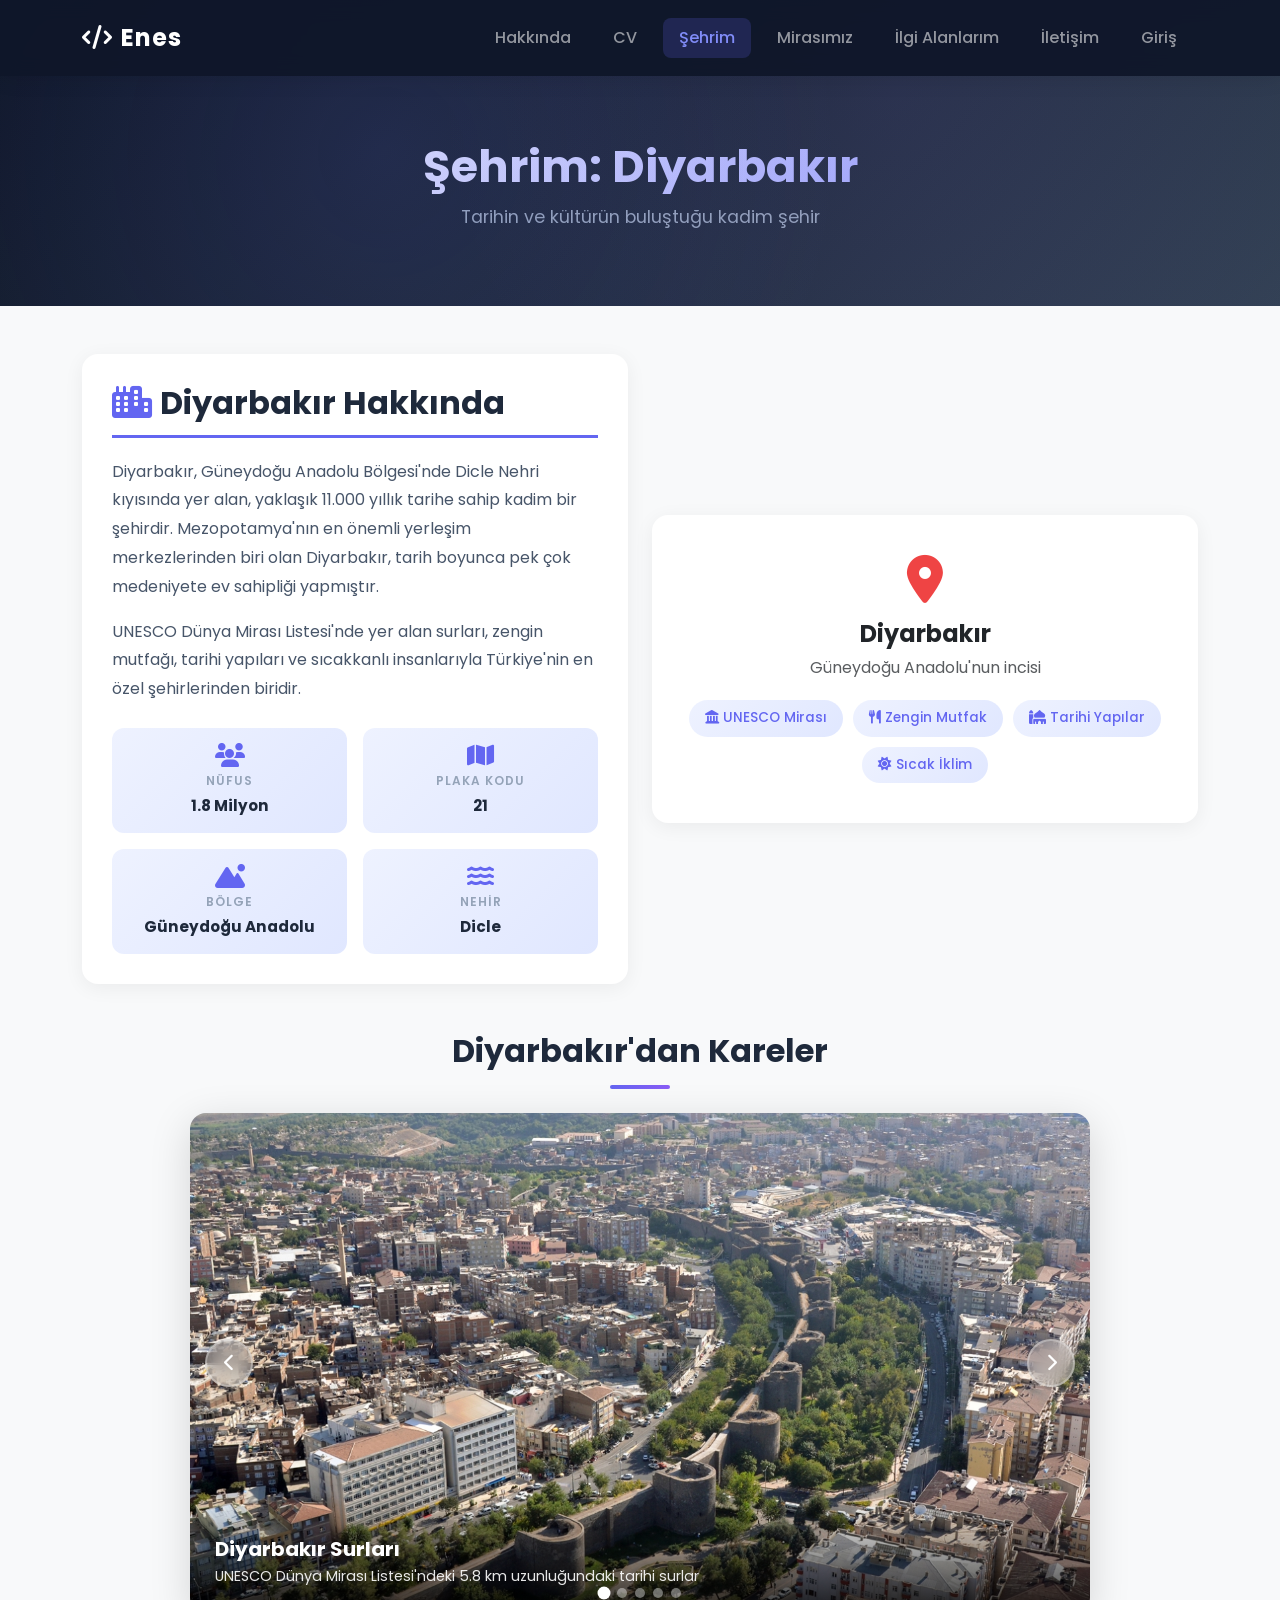
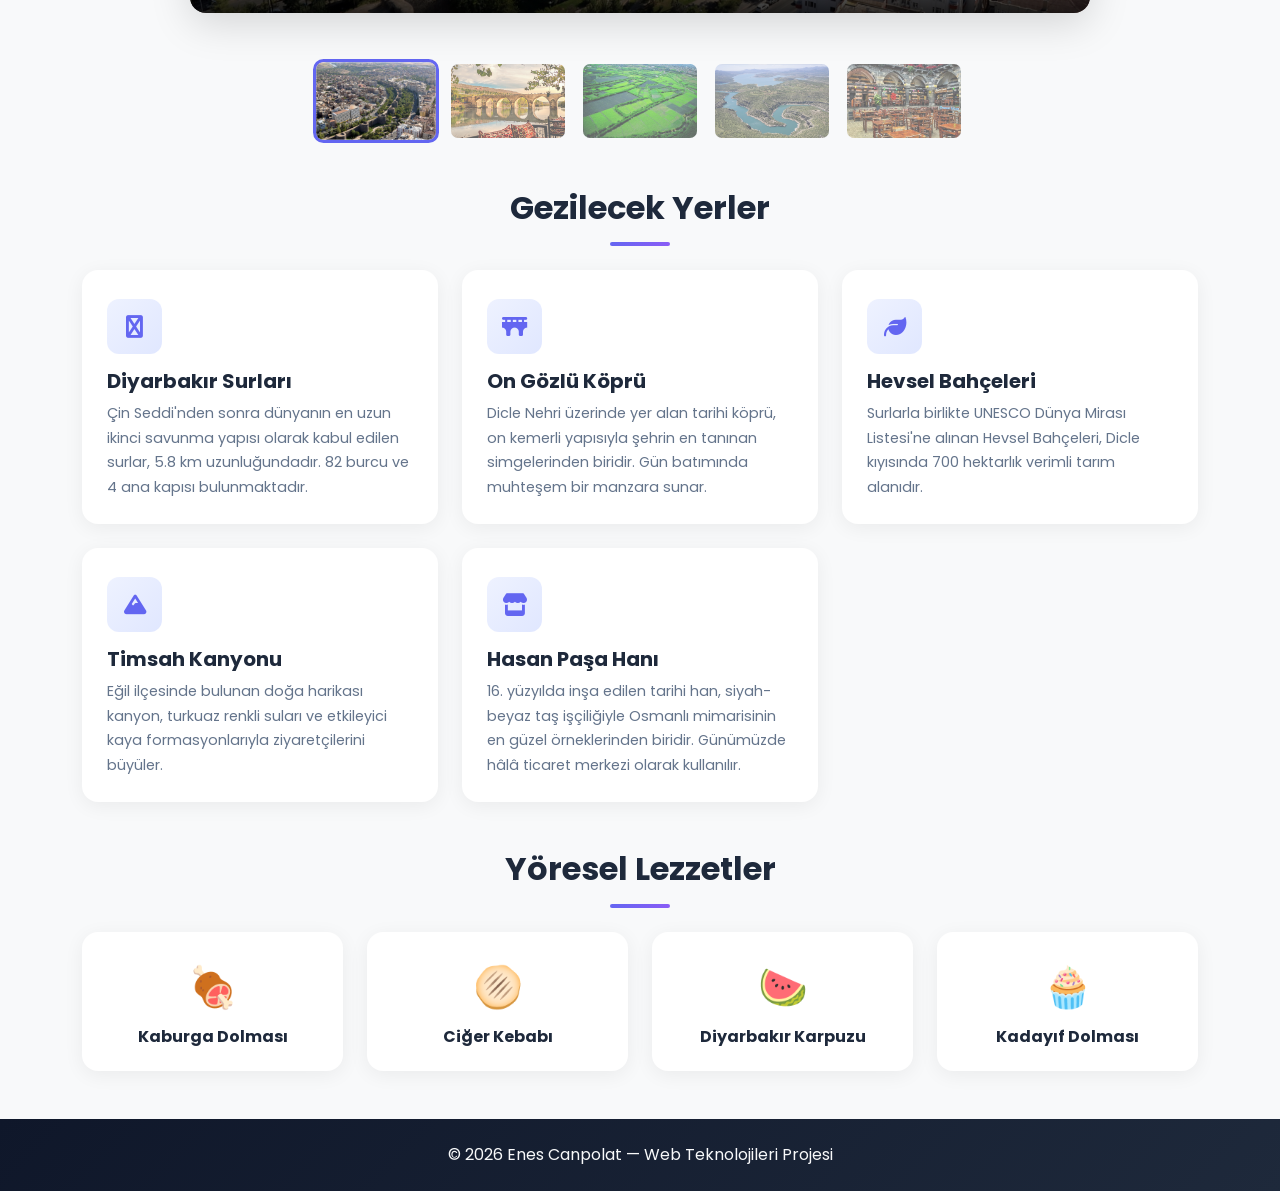
<file: pages/sehrim.html>
<!-- Şehrim sayfası - Diyarbakır tanıtımı, resim slider ve lightbox -->
<!DOCTYPE html>
<html lang="tr">
<head>
    <meta charset="UTF-8">
    <meta name="viewport" content="width=device-width, initial-scale=1.0">
    <title>Şehrim Diyarbakır - Enes Canpolat</title>
    <link href="https://cdn.jsdelivr.net/npm/bootstrap@5.3.2/dist/css/bootstrap.min.css" rel="stylesheet">
    <link rel="stylesheet" href="https://cdnjs.cloudflare.com/ajax/libs/font-awesome/6.5.1/css/all.min.css">
    <link rel="stylesheet" href="../css/style.css">
</head>
<body>
    <header>
        <nav class="navbar navbar-expand-lg navbar-dark fixed-top">
            <div class="container">
                <a class="navbar-brand fw-bold" href="../index.html"><i class="fa-solid fa-code me-2"></i>Enes</a>
                <button class="navbar-toggler" type="button" data-bs-toggle="collapse" data-bs-target="#navMenu">
                    <span class="navbar-toggler-icon"></span>
                </button>
                <div class="collapse navbar-collapse" id="navMenu">
                    <ul class="navbar-nav ms-auto">
                        <li class="nav-item"><a class="nav-link" href="../index.html">Hakkında</a></li>
                        <li class="nav-item"><a class="nav-link" href="cv.html">CV</a></li>
                        <li class="nav-item"><a class="nav-link active" href="sehrim.html">Şehrim</a></li>
                        <li class="nav-item"><a class="nav-link" href="mirasimiz.html">Mirasımız</a></li>
                        <li class="nav-item"><a class="nav-link" href="ilgi-alanlarim.html">İlgi Alanlarım</a></li>
                        <li class="nav-item"><a class="nav-link" href="iletisim.html">İletişim</a></li>
                        <li class="nav-item"><a class="nav-link" href="login.html">Giriş</a></li>
                    </ul>
                </div>
            </div>
        </nav>
    </header>

    <!-- Sayfa Başlığı -->
    <section class="page-header">
        <div class="container text-center">
            <h1 class="page-title">Şehrim: Diyarbakır</h1>
            <p class="page-subtitle">Tarihin ve kültürün buluştuğu kadim şehir</p>
        </div>
    </section>

    <main class="container py-5">

        <!-- Şehir Tanıtımı -->
        <section class="sehir-tanitim mb-5 fade-in">
            <div class="row align-items-center">
                <div class="col-lg-6 mb-4 mb-lg-0">
                    <div class="sehir-info-card">
                        <h2 class="sehir-baslik"><i class="fa-solid fa-city me-2"></i>Diyarbakır Hakkında</h2>
                        <p>Diyarbakır, Güneydoğu Anadolu Bölgesi'nde Dicle Nehri kıyısında yer alan, yaklaşık 11.000 yıllık tarihe sahip kadim bir şehirdir. Mezopotamya'nın en önemli yerleşim merkezlerinden biri olan Diyarbakır, tarih boyunca pek çok medeniyete ev sahipliği yapmıştır.</p>
                        <p>UNESCO Dünya Mirası Listesi'nde yer alan surları, zengin mutfağı, tarihi yapıları ve sıcakkanlı insanlarıyla Türkiye'nin en özel şehirlerinden biridir.</p>

                        <div class="sehir-bilgiler mt-4">
                            <div class="row g-3">
                                <div class="col-6">
                                    <div class="bilgi-kutu">
                                        <i class="fa-solid fa-users"></i>
                                        <span class="bilgi-baslik">Nüfus</span>
                                        <span class="bilgi-deger">1.8 Milyon</span>
                                    </div>
                                </div>
                                <div class="col-6">
                                    <div class="bilgi-kutu">
                                        <i class="fa-solid fa-map"></i>
                                        <span class="bilgi-baslik">Plaka Kodu</span>
                                        <span class="bilgi-deger">21</span>
                                    </div>
                                </div>
                                <div class="col-6">
                                    <div class="bilgi-kutu">
                                        <i class="fa-solid fa-mountain-sun"></i>
                                        <span class="bilgi-baslik">Bölge</span>
                                        <span class="bilgi-deger">Güneydoğu Anadolu</span>
                                    </div>
                                </div>
                                <div class="col-6">
                                    <div class="bilgi-kutu">
                                        <i class="fa-solid fa-water"></i>
                                        <span class="bilgi-baslik">Nehir</span>
                                        <span class="bilgi-deger">Dicle</span>
                                    </div>
                                </div>
                            </div>
                        </div>
                    </div>
                </div>
                <div class="col-lg-6">
                    <div class="sehir-harita-card text-center">
                        <i class="fa-solid fa-location-dot sehir-pin"></i>
                        <h4 class="fw-bold mt-3">Diyarbakır</h4>
                        <p class="text-muted">Güneydoğu Anadolu'nun incisi</p>
                        <div class="sehir-ozellikler">
                            <span class="sehir-etiket"><i class="fa-solid fa-landmark me-1"></i>UNESCO Mirası</span>
                            <span class="sehir-etiket"><i class="fa-solid fa-utensils me-1"></i>Zengin Mutfak</span>
                            <span class="sehir-etiket"><i class="fa-solid fa-mosque me-1"></i>Tarihi Yapılar</span>
                            <span class="sehir-etiket"><i class="fa-solid fa-sun me-1"></i>Sıcak İklim</span>
                        </div>
                    </div>
                </div>
            </div>
        </section>

        <!-- Slider Bölümü -->
        <section class="mb-5 fade-in">
            <div class="section-title text-center mb-4">
                <h2>Diyarbakır'dan Kareler</h2>
                <div class="title-line"></div>
            </div>

            <!-- Slider - kütüphane kullanmadan saf JS ile yazdım, main.js'de -->
            <div class="slider-container">
                <div class="slider-wrapper">
                    <div class="slider-track">
                        <div class="slider-slide active" data-index="0">
                            <img src="../images/sehrim/diyarbakir-surlari-dunya-kultur-mirasi-listesinde45fa70666f042ee0d6da.jpg" alt="Diyarbakır Surları">
                            <div class="slider-caption">
                                <h5>Diyarbakır Surları</h5>
                                <p>UNESCO Dünya Mirası Listesi'ndeki 5.8 km uzunluğundaki tarihi surlar</p>
                            </div>
                        </div>
                        <div class="slider-slide" data-index="1">
                            <img src="../images/sehrim/ongozlukopru.webp" alt="On Gözlü Köprü">
                            <div class="slider-caption">
                                <h5>On Gözlü Köprü</h5>
                                <p>Dicle Nehri üzerindeki tarihi köprü, şehrin simgelerinden biri</p>
                            </div>
                        </div>
                        <div class="slider-slide" data-index="2">
                            <img src="../images/sehrim/hevsel-bahceleri.jpg" alt="Hevsel Bahçeleri">
                            <div class="slider-caption">
                                <h5>Hevsel Bahçeleri</h5>
                                <p>UNESCO Dünya Mirası, Dicle kıyısındaki verimli tarım alanları</p>
                            </div>
                        </div>
                        <div class="slider-slide" data-index="3">
                            <img src="../images/sehrim/timsahKanyonu.jpg" alt="Timsah Kanyonu">
                            <div class="slider-caption">
                                <h5>Timsah Kanyonu</h5>
                                <p>Doğanın eşsiz eseri, nefes kesen manzaralarıyla ünlü kanyon</p>
                            </div>
                        </div>
                        <div class="slider-slide" data-index="4">
                            <img src="../images/sehrim/Hasan-Pasa-Hani-Tarihcesi-Kim-Yaptirdi-819x1024.jpg" alt="Hasan Paşa Hanı">
                            <div class="slider-caption">
                                <h5>Hasan Paşa Hanı</h5>
                                <p>16. yüzyıldan kalma tarihi han, Osmanlı mimarisinin güzel örneklerinden</p>
                            </div>
                        </div>
                    </div>
                </div>

                <!-- Slider Kontrolleri -->
                <button class="slider-btn slider-prev" onclick="slideChange(-1)">
                    <i class="fa-solid fa-chevron-left"></i>
                </button>
                <button class="slider-btn slider-next" onclick="slideChange(1)">
                    <i class="fa-solid fa-chevron-right"></i>
                </button>

                <!-- Slider Noktaları -->
                <div class="slider-dots">
                    <span class="slider-dot active" onclick="goToSlide(0)"></span>
                    <span class="slider-dot" onclick="goToSlide(1)"></span>
                    <span class="slider-dot" onclick="goToSlide(2)"></span>
                    <span class="slider-dot" onclick="goToSlide(3)"></span>
                    <span class="slider-dot" onclick="goToSlide(4)"></span>
                </div>
            </div>
        </section>

        <!-- Thumbnail Galeri -->
        <section class="mb-5 fade-in">
            <div class="slider-thumbnails">
                <div class="thumb active" onclick="goToSlide(0)">
                    <img src="../images/sehrim/diyarbakir-surlari-dunya-kultur-mirasi-listesinde45fa70666f042ee0d6da.jpg" alt="Surlar">
                </div>
                <div class="thumb" onclick="goToSlide(1)">
                    <img src="../images/sehrim/ongozlukopru.webp" alt="On Gözlü Köprü">
                </div>
                <div class="thumb" onclick="goToSlide(2)">
                    <img src="../images/sehrim/hevsel-bahceleri.jpg" alt="Hevsel Bahçeleri">
                </div>
                <div class="thumb" onclick="goToSlide(3)">
                    <img src="../images/sehrim/timsahKanyonu.jpg" alt="Timsah Kanyonu">
                </div>
                <div class="thumb" onclick="goToSlide(4)">
                    <img src="../images/sehrim/Hasan-Pasa-Hani-Tarihcesi-Kim-Yaptirdi-819x1024.jpg" alt="Hasan Paşa Hanı">
                </div>
            </div>
        </section>

        <!-- Gezilecek Yerler -->
        <section class="mb-5 fade-in">
            <div class="section-title text-center mb-4">
                <h2>Gezilecek Yerler</h2>
                <div class="title-line"></div>
            </div>
            <div class="row g-4">
                <div class="col-md-4">
                    <div class="yer-card h-100">
                        <div class="yer-icon"><i class="fa-solid fa-fort-awesome"></i></div>
                        <h5 class="fw-bold">Diyarbakır Surları</h5>
                        <p>Çin Seddi'nden sonra dünyanın en uzun ikinci savunma yapısı olarak kabul edilen surlar, 5.8 km uzunluğundadır. 82 burcu ve 4 ana kapısı bulunmaktadır.</p>
                    </div>
                </div>
                <div class="col-md-4">
                    <div class="yer-card h-100">
                        <div class="yer-icon"><i class="fa-solid fa-bridge"></i></div>
                        <h5 class="fw-bold">On Gözlü Köprü</h5>
                        <p>Dicle Nehri üzerinde yer alan tarihi köprü, on kemerli yapısıyla şehrin en tanınan simgelerinden biridir. Gün batımında muhteşem bir manzara sunar.</p>
                    </div>
                </div>
                <div class="col-md-4">
                    <div class="yer-card h-100">
                        <div class="yer-icon"><i class="fa-solid fa-leaf"></i></div>
                        <h5 class="fw-bold">Hevsel Bahçeleri</h5>
                        <p>Surlarla birlikte UNESCO Dünya Mirası Listesi'ne alınan Hevsel Bahçeleri, Dicle kıyısında 700 hektarlık verimli tarım alanıdır.</p>
                    </div>
                </div>
                <div class="col-md-4">
                    <div class="yer-card h-100">
                        <div class="yer-icon"><i class="fa-solid fa-mountain"></i></div>
                        <h5 class="fw-bold">Timsah Kanyonu</h5>
                        <p>Eğil ilçesinde bulunan doğa harikası kanyon, turkuaz renkli suları ve etkileyici kaya formasyonlarıyla ziyaretçilerini büyüler.</p>
                    </div>
                </div>
                <div class="col-md-4">
                    <div class="yer-card h-100">
                        <div class="yer-icon"><i class="fa-solid fa-store"></i></div>
                        <h5 class="fw-bold">Hasan Paşa Hanı</h5>
                        <p>16. yüzyılda inşa edilen tarihi han, siyah-beyaz taş işçiliğiyle Osmanlı mimarisinin en güzel örneklerinden biridir. Günümüzde hâlâ ticaret merkezi olarak kullanılır.</p>
                    </div>
                </div>
            </div>
        </section>

        <!-- Yöresel Lezzetler -->
        <section class="fade-in">
            <div class="section-title text-center mb-4">
                <h2>Yöresel Lezzetler</h2>
                <div class="title-line"></div>
            </div>
            <div class="row g-4">
                <div class="col-md-3 col-6">
                    <div class="lezzet-card text-center">
                        <div class="lezzet-emoji">🍖</div>
                        <h6 class="fw-bold">Kaburga Dolması</h6>
                    </div>
                </div>
                <div class="col-md-3 col-6">
                    <div class="lezzet-card text-center">
                        <div class="lezzet-emoji">🫓</div>
                        <h6 class="fw-bold">Ciğer Kebabı</h6>
                    </div>
                </div>
                <div class="col-md-3 col-6">
                    <div class="lezzet-card text-center">
                        <div class="lezzet-emoji">🍉</div>
                        <h6 class="fw-bold">Diyarbakır Karpuzu</h6>
                    </div>
                </div>
                <div class="col-md-3 col-6">
                    <div class="lezzet-card text-center">
                        <div class="lezzet-emoji">🧁</div>
                        <h6 class="fw-bold">Kadayıf Dolması</h6>
                    </div>
                </div>
            </div>
        </section>

    </main>

    <footer>
        <div class="container text-center py-4">
            <p class="mb-0 text-light">&copy; 2026 Enes Canpolat — Web Teknolojileri Projesi</p>
        </div>
    </footer>

    <script src="https://cdn.jsdelivr.net/npm/bootstrap@5.3.2/dist/js/bootstrap.bundle.min.js"></script>
    <script src="../js/main.js"></script>
</body>
</html>
</file>
<file: css/style.css>
/* Web Teknolojileri Proje - Ana Stil Dosyası */
@import url('https://fonts.googleapis.com/css2?family=Poppins:wght@300;400;500;600;700&display=swap');

/* ===== GENEL ===== */
body {
    font-family: 'Poppins', 'Segoe UI', Tahoma, sans-serif;
    background-color: #f8f9fa;
    overflow-x: hidden;
}

main {
    min-height: 70vh;
}

/* ===== NAVBAR ===== */
.navbar {
    background: rgba(15, 23, 42, 0.95) !important;
    backdrop-filter: blur(10px);
    padding: 15px 0;
    transition: all 0.3s ease;
    box-shadow: 0 2px 20px rgba(0, 0, 0, 0.1);
}

.navbar-brand {
    font-size: 1.5rem;
    letter-spacing: 1px;
}

.nav-link {
    font-weight: 500;
    margin: 0 5px;
    padding: 8px 16px !important;
    border-radius: 8px;
    transition: all 0.3s ease;
}

.nav-link:hover,
.nav-link.active {
    background: rgba(99, 102, 241, 0.2);
    color: #818cf8 !important;
}

/* ===== HERO SECTION ===== */
.hero-section {
    min-height: 100vh;
    background: linear-gradient(135deg, #0f172a 0%, #1e293b 50%, #334155 100%);
    position: relative;
    padding-top: 80px;
}

.hero-section::before {
    content: '';
    position: absolute;
    top: 0;
    left: 0;
    right: 0;
    bottom: 0;
    background:
        radial-gradient(circle at 20% 50%, rgba(99, 102, 241, 0.15) 0%, transparent 50%),
        radial-gradient(circle at 80% 20%, rgba(139, 92, 246, 0.1) 0%, transparent 50%),
        radial-gradient(circle at 50% 80%, rgba(59, 130, 246, 0.1) 0%, transparent 50%);
    pointer-events: none;
}

.hero-greeting {
    font-size: 1.2rem;
    font-weight: 300;
    color: #94a3b8;
    letter-spacing: 3px;
    text-transform: uppercase;
    margin-bottom: 5px;
}

.hero-name {
    font-size: 3.5rem;
    font-weight: 700;
    background: linear-gradient(135deg, #fff 0%, #818cf8 100%);
    -webkit-background-clip: text;
    -webkit-text-fill-color: transparent;
    background-clip: text;
    margin-bottom: 20px;
}

.hero-desc {
    font-size: 1.2rem;
    color: #cbd5e1;
    line-height: 1.8;
}

.hero-sub {
    font-size: 1rem;
    color: #94a3b8;
}

.hero-buttons .btn-light {
    border-radius: 50px;
    padding: 12px 30px;
    font-weight: 600;
    transition: all 0.3s ease;
}

.hero-buttons .btn-light:hover {
    transform: translateY(-3px);
    box-shadow: 0 10px 30px rgba(255, 255, 255, 0.2);
}

.hero-buttons .btn-outline-light {
    border-radius: 50px;
    padding: 12px 30px;
    font-weight: 600;
    border-width: 2px;
    transition: all 0.3s ease;
}

.hero-buttons .btn-outline-light:hover {
    transform: translateY(-3px);
    box-shadow: 0 10px 30px rgba(255, 255, 255, 0.1);
}

/* ===== PROFİL FOTOĞRAFI ===== */
.profil-wrapper {
    position: relative;
    display: inline-block;
}

.profil-wrapper::before {
    content: '';
    position: absolute;
    top: -8px;
    left: -8px;
    right: -8px;
    bottom: -8px;
    border-radius: 50%;
    background: linear-gradient(135deg, #6366f1, #8b5cf6, #3b82f6);
    z-index: 0;
    animation: rotate-border 4s linear infinite;
}

@keyframes rotate-border {
    0% { background: linear-gradient(0deg, #6366f1, #8b5cf6, #3b82f6); }
    25% { background: linear-gradient(90deg, #6366f1, #8b5cf6, #3b82f6); }
    50% { background: linear-gradient(180deg, #6366f1, #8b5cf6, #3b82f6); }
    75% { background: linear-gradient(270deg, #6366f1, #8b5cf6, #3b82f6); }
    100% { background: linear-gradient(360deg, #6366f1, #8b5cf6, #3b82f6); }
}

.profil-foto {
    width: 260px;
    height: 260px;
    object-fit: cover;
    border: 5px solid #0f172a;
    position: relative;
    z-index: 1;
    box-shadow: 0 20px 60px rgba(0, 0, 0, 0.4);
}

/* ===== SECTION BAŞLIKLARI ===== */
.section-title h2 {
    font-weight: 700;
    font-size: 2rem;
    color: #1e293b;
}

.title-line {
    width: 60px;
    height: 4px;
    background: linear-gradient(135deg, #6366f1, #8b5cf6);
    margin: 15px auto 0;
    border-radius: 2px;
}

/* ===== HOBİ KARTLARI ===== */
.hobby-card {
    border-radius: 16px;
    transition: all 0.4s ease;
    overflow: hidden;
}

.hobby-card::before {
    content: '';
    position: absolute;
    top: 0;
    left: 0;
    right: 0;
    height: 4px;
    background: linear-gradient(135deg, #6366f1, #8b5cf6);
    opacity: 0;
    transition: opacity 0.3s ease;
}

.hobby-card:hover {
    transform: translateY(-10px);
    box-shadow: 0 20px 40px rgba(99, 102, 241, 0.15) !important;
}

.hobby-card:hover::before {
    opacity: 1;
}

.hobby-icon {
    width: 70px;
    height: 70px;
    border-radius: 50%;
    background: linear-gradient(135deg, #eef2ff, #e0e7ff);
    display: flex;
    align-items: center;
    justify-content: center;
    margin: 0 auto;
    transition: all 0.3s ease;
}

.hobby-icon i {
    font-size: 1.8rem;
    color: #6366f1;
}

.hobby-card:hover .hobby-icon {
    background: linear-gradient(135deg, #6366f1, #8b5cf6);
    transform: scale(1.1);
}

.hobby-card:hover .hobby-icon i {
    color: #fff;
}

/* ===== VİDEO ===== */
.video-wrapper {
    border-radius: 16px;
    overflow: hidden;
    transition: transform 0.3s ease;
}

.video-wrapper:hover {
    transform: scale(1.02);
}

/* ===== BAĞLANTI KARTLARI ===== */
.link-card .card {
    border-radius: 16px;
    transition: all 0.4s ease;
}

.link-card:hover .card {
    transform: translateY(-10px);
    box-shadow: 0 20px 40px rgba(0, 0, 0, 0.1) !important;
}

.link-icon {
    font-size: 2.5rem;
    color: #6366f1;
    transition: all 0.3s ease;
}

.link-card:hover .link-icon {
    transform: scale(1.2);
    color: #8b5cf6;
}

/* ===== FOOTER ===== */
footer {
    background: linear-gradient(135deg, #0f172a, #1e293b);
    margin-top: auto;
}

/* ===== ANİMASYONLAR ===== */
.fade-in {
    opacity: 0;
    transform: translateY(30px);
    transition: all 0.8s ease;
}

.fade-in.visible {
    opacity: 1;
    transform: translateY(0);
}

/* ===== SAYFA HEADER (İç Sayfalar) ===== */
.page-header {
    background: linear-gradient(135deg, #0f172a 0%, #1e293b 50%, #334155 100%);
    padding: 140px 0 60px;
    position: relative;
}

.page-header::before {
    content: '';
    position: absolute;
    top: 0;
    left: 0;
    right: 0;
    bottom: 0;
    background:
        radial-gradient(circle at 30% 50%, rgba(99, 102, 241, 0.12) 0%, transparent 50%),
        radial-gradient(circle at 70% 30%, rgba(139, 92, 246, 0.08) 0%, transparent 50%);
    pointer-events: none;
}

.page-title {
    font-size: 2.8rem;
    font-weight: 700;
    color: #fff;
    background: linear-gradient(135deg, #fff 0%, #818cf8 100%);
    -webkit-background-clip: text;
    -webkit-text-fill-color: transparent;
    background-clip: text;
}

.page-subtitle {
    color: #94a3b8;
    font-size: 1.1rem;
    margin-top: 10px;
}

/* ===== CV SAYFASI ===== */
.cv-sidebar section {
    background: #fff;
    border-radius: 16px;
    padding: 25px;
    box-shadow: 0 4px 20px rgba(0, 0, 0, 0.06);
}

.cv-card-title {
    font-weight: 600;
    color: #1e293b;
    border-bottom: 2px solid #eef2ff;
    padding-bottom: 10px;
    margin-bottom: 15px;
}

.cv-info-list {
    list-style: none;
    padding: 0;
    margin: 0;
}

.cv-info-list li {
    padding: 8px 0;
    color: #475569;
    font-size: 0.9rem;
    border-bottom: 1px solid #f1f5f9;
}

.cv-info-list li:last-child {
    border-bottom: none;
}

.cv-info-list li i {
    width: 20px;
    color: #6366f1;
    margin-right: 8px;
}

.cv-main-card {
    background: #fff;
    border-radius: 16px;
    padding: 30px;
    box-shadow: 0 4px 20px rgba(0, 0, 0, 0.06);
}

.cv-section-title {
    font-weight: 700;
    color: #1e293b;
    border-bottom: 3px solid #6366f1;
    padding-bottom: 12px;
    margin-bottom: 25px;
}

.cv-section-title i {
    color: #6366f1;
}

/* Timeline */
.cv-timeline {
    position: relative;
    padding-left: 30px;
}

.cv-timeline::before {
    content: '';
    position: absolute;
    left: 8px;
    top: 5px;
    bottom: 5px;
    width: 2px;
    background: linear-gradient(to bottom, #6366f1, #e0e7ff);
}

.cv-timeline-item {
    position: relative;
    margin-bottom: 30px;
}

.cv-timeline-item:last-child {
    margin-bottom: 0;
}

.cv-timeline-dot {
    position: absolute;
    left: -26px;
    top: 5px;
    width: 14px;
    height: 14px;
    border-radius: 50%;
    background: #6366f1;
    border: 3px solid #eef2ff;
    z-index: 1;
}

.cv-badge {
    display: inline-block;
    background: linear-gradient(135deg, #eef2ff, #e0e7ff);
    color: #6366f1;
    padding: 4px 14px;
    border-radius: 20px;
    font-size: 0.8rem;
    font-weight: 600;
}

/* Progress bar */
.progress {
    border-radius: 10px;
    background: #eef2ff;
}

.bg-gradient-primary {
    background: linear-gradient(135deg, #6366f1, #8b5cf6) !important;
    border-radius: 10px;
}

/* Tags */
.cv-tags {
    display: flex;
    flex-wrap: wrap;
    gap: 8px;
}

.cv-tag {
    background: linear-gradient(135deg, #eef2ff, #e0e7ff);
    color: #6366f1;
    padding: 6px 16px;
    border-radius: 20px;
    font-size: 0.85rem;
    font-weight: 500;
    transition: all 0.3s ease;
}

.cv-tag:hover {
    background: linear-gradient(135deg, #6366f1, #8b5cf6);
    color: #fff;
}

.cv-tag-sm {
    background: #f1f5f9;
    color: #475569;
    padding: 3px 10px;
    border-radius: 12px;
    font-size: 0.75rem;
    font-weight: 500;
}

/* ===== ŞEHRİM SAYFASI ===== */
.sehir-info-card {
    background: #fff;
    border-radius: 16px;
    padding: 30px;
    box-shadow: 0 4px 20px rgba(0, 0, 0, 0.06);
}

.sehir-baslik {
    font-weight: 700;
    color: #1e293b;
    border-bottom: 3px solid #6366f1;
    padding-bottom: 12px;
    margin-bottom: 20px;
}

.sehir-baslik i {
    color: #6366f1;
}

.sehir-info-card p {
    color: #475569;
    line-height: 1.8;
}

.bilgi-kutu {
    background: linear-gradient(135deg, #eef2ff, #e0e7ff);
    border-radius: 12px;
    padding: 15px;
    text-align: center;
    display: flex;
    flex-direction: column;
    gap: 5px;
    transition: all 0.3s ease;
}

.bilgi-kutu:hover {
    transform: translateY(-5px);
    box-shadow: 0 10px 25px rgba(99, 102, 241, 0.15);
}

.bilgi-kutu i {
    font-size: 1.5rem;
    color: #6366f1;
}

.bilgi-baslik {
    font-size: 0.75rem;
    color: #94a3b8;
    text-transform: uppercase;
    letter-spacing: 1px;
    font-weight: 600;
}

.bilgi-deger {
    font-size: 0.95rem;
    font-weight: 700;
    color: #1e293b;
}

.sehir-harita-card {
    background: #fff;
    border-radius: 16px;
    padding: 40px 30px;
    box-shadow: 0 4px 20px rgba(0, 0, 0, 0.06);
}

.sehir-pin {
    font-size: 3rem;
    color: #ef4444;
    animation: bounce-pin 2s ease infinite;
}

@keyframes bounce-pin {
    0%, 100% { transform: translateY(0); }
    50% { transform: translateY(-10px); }
}

.sehir-ozellikler {
    display: flex;
    flex-wrap: wrap;
    justify-content: center;
    gap: 10px;
    margin-top: 20px;
}

.sehir-etiket {
    background: linear-gradient(135deg, #eef2ff, #e0e7ff);
    color: #6366f1;
    padding: 8px 16px;
    border-radius: 20px;
    font-size: 0.85rem;
    font-weight: 500;
    transition: all 0.3s ease;
}

.sehir-etiket:hover {
    background: linear-gradient(135deg, #6366f1, #8b5cf6);
    color: #fff;
}

/* ===== SLIDER ===== */
.slider-container {
    position: relative;
    max-width: 900px;
    margin: 0 auto;
    border-radius: 16px;
    overflow: hidden;
    box-shadow: 0 10px 40px rgba(0, 0, 0, 0.15);
}

.slider-wrapper {
    overflow: hidden;
}

.slider-track {
    position: relative;
    width: 100%;
    height: 500px;
}

.slider-slide {
    position: absolute;
    top: 0;
    left: 0;
    width: 100%;
    height: 100%;
    opacity: 0;
    transition: opacity 0.6s ease;
}

.slider-slide.active {
    opacity: 1;
}

.slider-slide img {
    width: 100%;
    height: 100%;
    object-fit: cover;
    cursor: pointer;
}

.slider-caption {
    position: absolute;
    bottom: 0;
    left: 0;
    right: 0;
    background: linear-gradient(transparent, rgba(0, 0, 0, 0.8));
    padding: 40px 25px 25px;
    color: #fff;
}

.slider-caption h5 {
    font-weight: 700;
    margin-bottom: 5px;
}

.slider-caption p {
    font-size: 0.9rem;
    margin: 0;
    opacity: 0.9;
}

.slider-btn {
    position: absolute;
    top: 50%;
    transform: translateY(-50%);
    background: rgba(255, 255, 255, 0.2);
    backdrop-filter: blur(10px);
    border: 2px solid rgba(255, 255, 255, 0.3);
    color: #fff;
    width: 48px;
    height: 48px;
    border-radius: 50%;
    font-size: 1.1rem;
    cursor: pointer;
    transition: all 0.3s ease;
    display: flex;
    align-items: center;
    justify-content: center;
    z-index: 10;
}

.slider-btn:hover {
    background: rgba(99, 102, 241, 0.8);
    border-color: #6366f1;
    transform: translateY(-50%) scale(1.1);
}

.slider-prev {
    left: 15px;
}

.slider-next {
    right: 15px;
}

.slider-dots {
    position: absolute;
    bottom: 15px;
    left: 50%;
    transform: translateX(-50%);
    display: flex;
    gap: 8px;
    z-index: 10;
}

.slider-dot {
    width: 10px;
    height: 10px;
    border-radius: 50%;
    background: rgba(255, 255, 255, 0.4);
    cursor: pointer;
    transition: all 0.3s ease;
}

.slider-dot.active {
    background: #fff;
    transform: scale(1.3);
}

/* Thumbnail Galeri */
.slider-thumbnails {
    display: flex;
    justify-content: center;
    gap: 12px;
    flex-wrap: wrap;
}

.thumb {
    width: 120px;
    height: 80px;
    border-radius: 10px;
    overflow: hidden;
    cursor: pointer;
    border: 3px solid transparent;
    transition: all 0.3s ease;
    opacity: 0.6;
}

.thumb.active {
    border-color: #6366f1;
    opacity: 1;
    transform: scale(1.05);
}

.thumb:hover {
    opacity: 1;
    transform: scale(1.05);
}

.thumb img {
    width: 100%;
    height: 100%;
    object-fit: cover;
}

/* Gezilecek Yerler Kartları */
.yer-card {
    background: #fff;
    border-radius: 16px;
    padding: 25px;
    box-shadow: 0 4px 20px rgba(0, 0, 0, 0.06);
    transition: all 0.4s ease;
    border-top: 4px solid transparent;
}

.yer-card:hover {
    transform: translateY(-8px);
    box-shadow: 0 15px 35px rgba(99, 102, 241, 0.12);
    border-top-color: #6366f1;
}

.yer-icon {
    width: 55px;
    height: 55px;
    border-radius: 12px;
    background: linear-gradient(135deg, #eef2ff, #e0e7ff);
    display: flex;
    align-items: center;
    justify-content: center;
    margin-bottom: 15px;
    transition: all 0.3s ease;
}

.yer-icon i {
    font-size: 1.4rem;
    color: #6366f1;
}

.yer-card:hover .yer-icon {
    background: linear-gradient(135deg, #6366f1, #8b5cf6);
}

.yer-card:hover .yer-icon i {
    color: #fff;
}

.yer-card h5 {
    color: #1e293b;
}

.yer-card p {
    color: #64748b;
    font-size: 0.9rem;
    line-height: 1.7;
    margin-bottom: 0;
}

/* Yöresel Lezzetler */
.lezzet-card {
    background: #fff;
    border-radius: 16px;
    padding: 25px 15px;
    box-shadow: 0 4px 20px rgba(0, 0, 0, 0.06);
    transition: all 0.3s ease;
}

.lezzet-card:hover {
    transform: translateY(-5px);
    box-shadow: 0 10px 30px rgba(99, 102, 241, 0.12);
}

.lezzet-emoji {
    font-size: 2.5rem;
    margin-bottom: 10px;
}

.lezzet-card h6 {
    color: #1e293b;
    margin-bottom: 0;
}

/* ===== MİRASIMIZ SAYFASI ===== */
.miras-hero {
    position: relative;
    height: 70vh;
    min-height: 400px;
    overflow: hidden;
}

.miras-hero-img {
    width: 100%;
    height: 100%;
    object-fit: cover;
}

.miras-hero-overlay {
    position: absolute;
    top: 0;
    left: 0;
    right: 0;
    bottom: 0;
    background: linear-gradient(to bottom, rgba(15, 23, 42, 0.4) 0%, rgba(15, 23, 42, 0.85) 100%);
    display: flex;
    align-items: flex-end;
    padding-bottom: 60px;
}

.miras-unesco-badge {
    display: inline-block;
    background: rgba(234, 179, 8, 0.2);
    border: 1px solid rgba(234, 179, 8, 0.5);
    color: #fbbf24;
    padding: 8px 20px;
    border-radius: 30px;
    font-size: 0.85rem;
    font-weight: 600;
    letter-spacing: 1px;
    text-transform: uppercase;
    margin-bottom: 20px;
}

.miras-hero-title {
    font-size: 3.5rem;
    font-weight: 700;
    color: #fff;
    margin-bottom: 10px;
}

.miras-hero-sub {
    font-size: 1.15rem;
    color: #cbd5e1;
}

.miras-card {
    background: #fff;
    border-radius: 16px;
    padding: 30px;
    box-shadow: 0 4px 20px rgba(0, 0, 0, 0.06);
}

.miras-baslik {
    font-weight: 700;
    color: #1e293b;
    border-bottom: 3px solid #6366f1;
    padding-bottom: 12px;
    margin-bottom: 20px;
}

.miras-baslik i {
    color: #6366f1;
}

.miras-card p {
    color: #475569;
    line-height: 1.8;
}

.miras-gorsel-card {
    border-radius: 16px;
    overflow: hidden;
    box-shadow: 0 10px 30px rgba(0, 0, 0, 0.12);
}

.miras-gorsel {
    width: 100%;
    height: 100%;
    object-fit: cover;
    transition: transform 0.5s ease;
}

.miras-gorsel-card:hover .miras-gorsel {
    transform: scale(1.05);
}

/* Rakam Kartları */
.rakam-card {
    background: #fff;
    border-radius: 16px;
    padding: 25px 15px;
    box-shadow: 0 4px 20px rgba(0, 0, 0, 0.06);
    transition: all 0.3s ease;
    border-bottom: 4px solid transparent;
}

.rakam-card:hover {
    transform: translateY(-5px);
    border-bottom-color: #6366f1;
    box-shadow: 0 10px 30px rgba(99, 102, 241, 0.12);
}

.rakam-sayi {
    font-size: 2.5rem;
    font-weight: 800;
    color: #6366f1;
    line-height: 1;
}

.rakam-birim {
    font-size: 0.85rem;
    color: #94a3b8;
    font-weight: 500;
    margin-bottom: 5px;
}

.rakam-aciklama {
    font-size: 0.9rem;
    color: #1e293b;
    font-weight: 600;
}

/* Tablo */
.miras-tablo {
    margin-bottom: 0;
}

.miras-tablo thead th {
    background: linear-gradient(135deg, #0f172a, #1e293b);
    color: #fff;
    font-weight: 600;
    padding: 14px 20px;
    border: none;
}

.miras-tablo thead th:first-child {
    border-radius: 10px 0 0 0;
}

.miras-tablo thead th:last-child {
    border-radius: 0 10px 0 0;
}

.miras-tablo tbody td {
    padding: 14px 20px;
    color: #475569;
    border-color: #f1f5f9;
    vertical-align: middle;
}

.miras-tablo tbody tr:hover {
    background: #f8fafc;
}

.text-primary {
    color: #6366f1 !important;
}

/* Kapı Kartları */
.kapi-card {
    padding: 10px 0;
}

.kapi-yon {
    display: inline-block;
    background: linear-gradient(135deg, #eef2ff, #e0e7ff);
    color: #6366f1;
    padding: 5px 14px;
    border-radius: 20px;
    font-size: 0.8rem;
    font-weight: 600;
    margin-bottom: 10px;
}

.kapi-isim {
    font-weight: 700;
    color: #1e293b;
    margin-bottom: 15px;
}

.kapi-diger {
    font-weight: 400;
    color: #94a3b8;
    font-size: 0.9rem;
}

.kapi-card p {
    color: #475569;
    line-height: 1.8;
}

/* Burç Kartları */
.burc-card {
    background: #fff;
    border-radius: 16px;
    padding: 25px;
    box-shadow: 0 4px 20px rgba(0, 0, 0, 0.06);
    border-left: 4px solid #6366f1;
    height: 100%;
    transition: all 0.3s ease;
}

.burc-card:hover {
    transform: translateY(-5px);
    box-shadow: 0 10px 30px rgba(99, 102, 241, 0.12);
}

.burc-card h4 {
    font-weight: 700;
    color: #1e293b;
    margin-bottom: 12px;
}

.burc-card h4 i {
    color: #6366f1;
}

.burc-card p {
    color: #475569;
    line-height: 1.8;
    margin-bottom: 0;
}

/* Galeri */
.miras-galeri-item {
    border-radius: 12px;
    overflow: hidden;
    cursor: pointer;
    position: relative;
    aspect-ratio: 4/3;
}

.miras-galeri-item img {
    width: 100%;
    height: 100%;
    object-fit: cover;
    transition: transform 0.4s ease;
}

.miras-galeri-item:hover img {
    transform: scale(1.08);
}

.miras-galeri-item::after {
    content: '\f00e';
    font-family: 'Font Awesome 6 Free';
    font-weight: 900;
    position: absolute;
    top: 50%;
    left: 50%;
    transform: translate(-50%, -50%);
    color: #fff;
    font-size: 1.5rem;
    opacity: 0;
    transition: opacity 0.3s ease;
    z-index: 2;
}

.miras-galeri-item::before {
    content: '';
    position: absolute;
    top: 0;
    left: 0;
    right: 0;
    bottom: 0;
    background: rgba(99, 102, 241, 0.3);
    opacity: 0;
    transition: opacity 0.3s ease;
    z-index: 1;
}

.miras-galeri-item:hover::after,
.miras-galeri-item:hover::before {
    opacity: 1;
}

/* ===== İLGİ ALANLARI (API) SAYFASI ===== */
.api-bilgi {
    background: #fff;
    border-radius: 12px;
    padding: 20px 25px;
    box-shadow: 0 2px 12px rgba(0, 0, 0, 0.05);
    border-left: 4px solid #6366f1;
}

.api-durum {
    display: inline-block;
    padding: 6px 16px;
    border-radius: 20px;
    font-size: 0.85rem;
    font-weight: 500;
    background: #f1f5f9;
    color: #64748b;
}

.api-basarili {
    background: #ecfdf5;
    color: #059669;
}

.api-hata {
    background: #fef2f2;
    color: #dc2626;
}

.film-arama,
.film-filtre {
    border-radius: 10px;
    padding: 10px 15px;
    border-color: #e2e8f0;
}

.film-arama:focus,
.film-filtre:focus {
    border-color: #6366f1;
    box-shadow: 0 0 0 3px rgba(99, 102, 241, 0.1);
}

.film-ara-btn {
    background: linear-gradient(135deg, #6366f1, #8b5cf6);
    border: none;
    border-radius: 10px;
    padding: 10px 20px;
    font-weight: 600;
    transition: all 0.3s ease;
}

.film-ara-btn:hover {
    transform: translateY(-2px);
    box-shadow: 0 5px 20px rgba(99, 102, 241, 0.3);
    background: linear-gradient(135deg, #4f46e5, #7c3aed);
}

/* Film Kartları */
.film-card {
    background: #fff;
    border-radius: 14px;
    overflow: hidden;
    box-shadow: 0 4px 15px rgba(0, 0, 0, 0.06);
    cursor: pointer;
    transition: all 0.3s ease;
    height: 100%;
}

.film-card:hover {
    transform: translateY(-8px);
    box-shadow: 0 12px 30px rgba(99, 102, 241, 0.15);
}

.film-poster-wrap {
    position: relative;
    width: 100%;
    aspect-ratio: 2/3;
    overflow: hidden;
}

.film-poster {
    width: 100%;
    height: 100%;
    object-fit: cover;
    transition: transform 0.4s ease;
}

.film-card:hover .film-poster {
    transform: scale(1.05);
}

.film-poster-overlay {
    position: absolute;
    top: 0;
    left: 0;
    right: 0;
    bottom: 0;
    background: rgba(99, 102, 241, 0.7);
    display: flex;
    flex-direction: column;
    align-items: center;
    justify-content: center;
    gap: 8px;
    color: #fff;
    font-weight: 600;
    font-size: 0.9rem;
    opacity: 0;
    transition: opacity 0.3s ease;
}

.film-poster-overlay i {
    font-size: 2rem;
}

.film-card:hover .film-poster-overlay {
    opacity: 1;
}

.film-poster-yok {
    background: linear-gradient(135deg, #e2e8f0, #cbd5e1);
    display: flex;
    flex-direction: column;
    align-items: center;
    justify-content: center;
    gap: 10px;
    color: #94a3b8;
}

.film-poster-yok i {
    font-size: 3rem;
}

.film-bilgi {
    padding: 15px;
}

.film-adi {
    font-weight: 700;
    color: #1e293b;
    margin-bottom: 8px;
    line-height: 1.3;
    display: -webkit-box;
    -webkit-line-clamp: 2;
    -webkit-box-orient: vertical;
    overflow: hidden;
}

.film-alt {
    display: flex;
    justify-content: space-between;
    align-items: center;
    margin-bottom: 8px;
}

.film-yil {
    font-size: 0.8rem;
    color: #94a3b8;
}

.film-puan {
    font-size: 0.8rem;
    font-weight: 700;
    padding: 3px 8px;
    border-radius: 6px;
}

.puan-yuksek {
    background: #ecfdf5;
    color: #059669;
}

.puan-orta {
    background: #fffbeb;
    color: #d97706;
}

.puan-dusuk {
    background: #fef2f2;
    color: #dc2626;
}

.film-ozet {
    font-size: 0.78rem;
    color: #94a3b8;
    line-height: 1.5;
    margin-bottom: 0;
    display: -webkit-box;
    -webkit-line-clamp: 3;
    -webkit-box-orient: vertical;
    overflow: hidden;
}

/* Film Modal */
.film-modal-content {
    background: #0f172a;
    border: none;
    border-radius: 16px;
    overflow: hidden;
}

.film-modal-kapat {
    position: absolute;
    top: 15px;
    right: 15px;
    z-index: 10;
    filter: invert(1);
    opacity: 0.7;
}

.film-modal-poster {
    width: 100%;
    height: 100%;
    object-fit: cover;
    min-height: 300px;
}

.film-modal-detay {
    padding: 30px;
    color: #e2e8f0;
}

.film-modal-detay h3 {
    color: #fff;
}

.film-modal-meta {
    color: #94a3b8;
    font-size: 0.9rem;
}

.film-puan-badge {
    background: linear-gradient(135deg, #6366f1, #8b5cf6);
    color: #fff;
    padding: 4px 12px;
    border-radius: 20px;
    font-size: 0.85rem;
    font-weight: 600;
}

.film-modal-detay .text-muted {
    color: #94a3b8 !important;
}

/* ===== İLETİŞİM SAYFASI ===== */
.iletisim-bilgi-card {
    background: #fff;
    border-radius: 16px;
    padding: 30px;
    box-shadow: 0 4px 20px rgba(0, 0, 0, 0.06);
    height: 100%;
}

.iletisim-bilgi-item {
    display: flex;
    align-items: center;
    gap: 15px;
    padding: 15px 0;
    border-bottom: 1px solid #f1f5f9;
}

.iletisim-bilgi-item:last-of-type {
    border-bottom: none;
}

.iletisim-bilgi-icon {
    width: 45px;
    height: 45px;
    border-radius: 12px;
    background: linear-gradient(135deg, #eef2ff, #e0e7ff);
    display: flex;
    align-items: center;
    justify-content: center;
    flex-shrink: 0;
}

.iletisim-bilgi-icon i {
    color: #6366f1;
    font-size: 1.1rem;
}

.iletisim-bilgi-label {
    display: block;
    font-size: 0.75rem;
    color: #94a3b8;
    text-transform: uppercase;
    letter-spacing: 0.5px;
    font-weight: 600;
}

.iletisim-bilgi-deger {
    display: block;
    color: #1e293b;
    font-weight: 500;
    font-size: 0.9rem;
}

a.iletisim-bilgi-deger {
    color: #6366f1;
    text-decoration: none;
}

a.iletisim-bilgi-deger:hover {
    text-decoration: underline;
}

.validation-info {
    background: #f8fafc;
    border-radius: 12px;
    padding: 15px;
}

.validation-info p {
    font-size: 0.8rem;
    color: #64748b;
}

.validation-tip {
    padding: 6px 12px;
    border-radius: 8px;
    font-size: 0.8rem;
    margin-bottom: 6px;
}

.js-tip {
    background: #fef9c3;
    color: #854d0e;
}

.vue-tip {
    background: #dcfce7;
    color: #166534;
}

.iletisim-form-card {
    background: #fff;
    border-radius: 16px;
    padding: 30px;
    box-shadow: 0 4px 20px rgba(0, 0, 0, 0.06);
}

.form-input {
    border-radius: 10px;
    padding: 10px 15px;
    border-color: #e2e8f0;
    transition: all 0.3s ease;
}

.form-input:focus {
    border-color: #6366f1;
    box-shadow: 0 0 0 3px rgba(99, 102, 241, 0.1);
}

.form-input.is-invalid {
    border-color: #ef4444;
    box-shadow: 0 0 0 3px rgba(239, 68, 68, 0.1);
}

.hata-mesaji {
    display: none;
    color: #ef4444;
    font-size: 0.8rem;
    margin-top: 5px;
    padding-left: 2px;
}

.form-check-input:checked {
    background-color: #6366f1;
    border-color: #6366f1;
}

.btn-js-validate {
    background: linear-gradient(135deg, #eab308, #ca8a04);
    color: #fff;
    border: none;
    border-radius: 10px;
    padding: 12px 20px;
    font-weight: 600;
    transition: all 0.3s ease;
}

.btn-js-validate:hover {
    transform: translateY(-2px);
    box-shadow: 0 5px 20px rgba(234, 179, 8, 0.3);
    color: #fff;
}

.btn-vue-validate {
    background: linear-gradient(135deg, #22c55e, #16a34a);
    color: #fff;
    border: none;
    border-radius: 10px;
    padding: 12px 20px;
    font-weight: 600;
    transition: all 0.3s ease;
}

.btn-vue-validate:hover {
    transform: translateY(-2px);
    box-shadow: 0 5px 20px rgba(34, 197, 94, 0.3);
    color: #fff;
}

/* ===== LOGIN SAYFASI ===== */
.login-card {
    background: #fff;
    border-radius: 16px;
    padding: 40px 35px;
    box-shadow: 0 4px 20px rgba(0, 0, 0, 0.06);
}

.login-icon-wrap .login-icon {
    width: 80px;
    height: 80px;
    border-radius: 50%;
    background: linear-gradient(135deg, #6366f1, #8b5cf6);
    display: flex;
    align-items: center;
    justify-content: center;
    margin: 0 auto;
}

.login-icon i {
    font-size: 2rem;
    color: #fff;
}

.btn-login {
    background: linear-gradient(135deg, #6366f1, #8b5cf6);
    color: #fff;
    border: none;
    border-radius: 10px;
    padding: 12px 20px;
    font-weight: 600;
    font-size: 1rem;
    transition: all 0.3s ease;
}

.btn-login:hover {
    transform: translateY(-2px);
    box-shadow: 0 8px 25px rgba(99, 102, 241, 0.35);
    color: #fff;
}

.login-bilgi {
    background: #f8fafc;
    border-radius: 10px;
    padding: 15px;
}

.login-bilgi p {
    font-size: 0.8rem;
    color: #64748b;
    margin-bottom: 0;
}

/* ===== PHP SONUÇ SAYFALARI ===== */
.php-sonuc-card {
    background: #fff;
    border-radius: 16px;
    padding: 35px;
    box-shadow: 0 4px 20px rgba(0, 0, 0, 0.06);
}

.php-basari-icon {
    width: 100px;
    height: 100px;
    border-radius: 50%;
    background: linear-gradient(135deg, #ecfdf5, #d1fae5);
    display: flex;
    align-items: center;
    justify-content: center;
    margin: 0 auto;
}

.php-basari-icon i {
    font-size: 3rem;
    color: #059669;
}

.php-tablo {
    margin-bottom: 0;
}

.php-tablo thead th {
    background: linear-gradient(135deg, #0f172a, #1e293b);
    color: #fff;
    font-weight: 600;
    padding: 12px 18px;
    border: none;
}

.php-tablo thead th:first-child {
    border-radius: 10px 0 0 0;
}

.php-tablo thead th:last-child {
    border-radius: 0 10px 0 0;
}

.php-tablo tbody td {
    padding: 12px 18px;
    color: #475569;
    border-color: #f1f5f9;
    vertical-align: middle;
}

.php-tablo tbody tr:hover {
    background: #f8fafc;
}

/* ===== LIGHTBOX ===== */
.slider-lightbox {
    position: fixed;
    top: 0;
    left: 0;
    width: 100%;
    height: 100%;
    background: rgba(0, 0, 0, 0.9);
    display: flex;
    align-items: center;
    justify-content: center;
    z-index: 9999;
    opacity: 0;
    transition: opacity 0.3s ease;
    cursor: pointer;
}

.slider-lightbox.active {
    opacity: 1;
}

.slider-lightbox img {
    max-width: 90%;
    max-height: 90%;
    object-fit: contain;
    border-radius: 8px;
}

.lightbox-close {
    position: absolute;
    top: 20px;
    right: 30px;
    color: #fff;
    font-size: 2.5rem;
    cursor: pointer;
    transition: transform 0.3s ease;
}

.lightbox-close:hover {
    transform: scale(1.2);
}

/* ===== RESPONSİVE ===== */
@media (max-width: 768px) {
    .hero-name {
        font-size: 2.2rem;
    }

    .hero-desc {
        font-size: 1rem;
    }

    .profil-foto {
        width: 200px;
        height: 200px;
    }

    .hero-buttons .btn {
        display: block;
        width: 100%;
        margin-bottom: 10px;
    }

    .hero-buttons .btn-light {
        margin-right: 0 !important;
    }

    .miras-hero {
        height: 50vh;
    }

    .miras-hero-title {
        font-size: 2rem;
    }

    .rakam-sayi {
        font-size: 1.8rem;
    }

    .slider-track {
        height: 300px;
    }

    .slider-btn {
        width: 36px;
        height: 36px;
        font-size: 0.9rem;
    }

    .thumb {
        width: 70px;
        height: 50px;
    }

    .bilgi-kutu {
        padding: 10px;
    }
}
</file>
